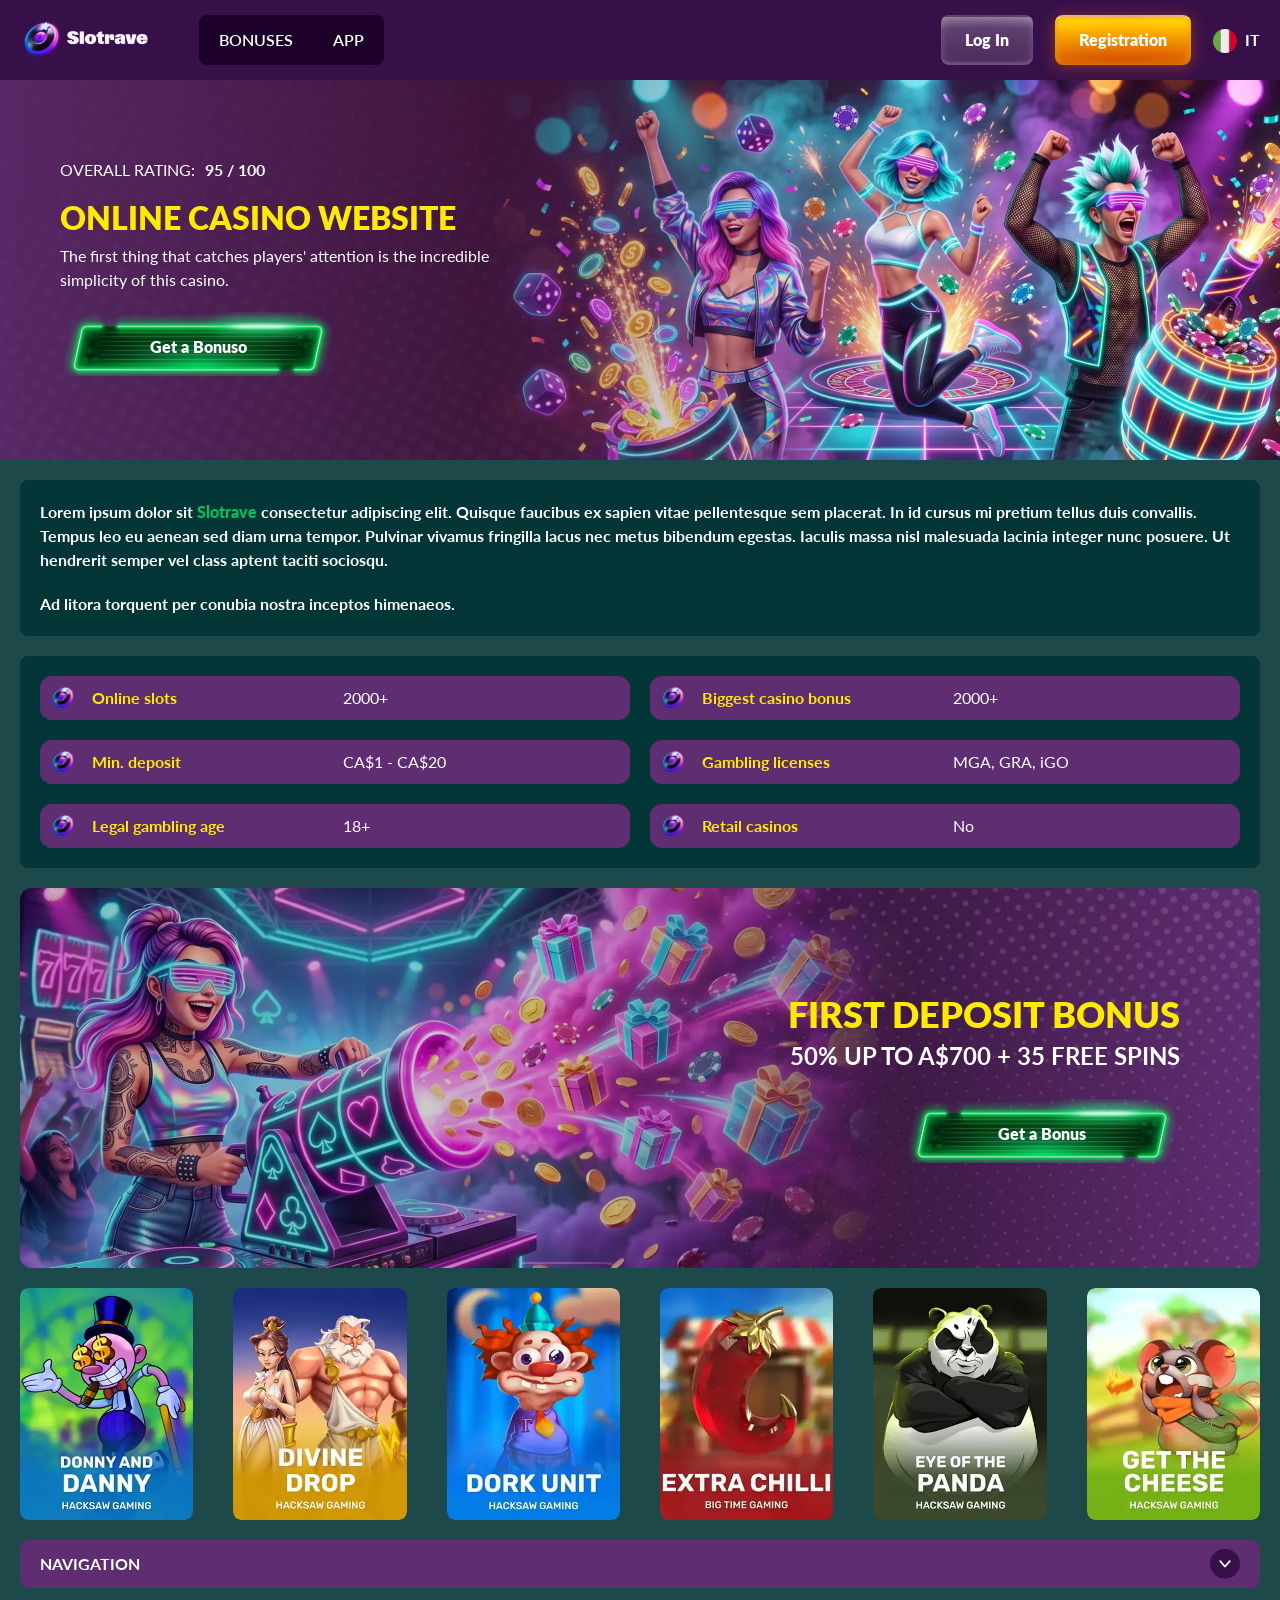
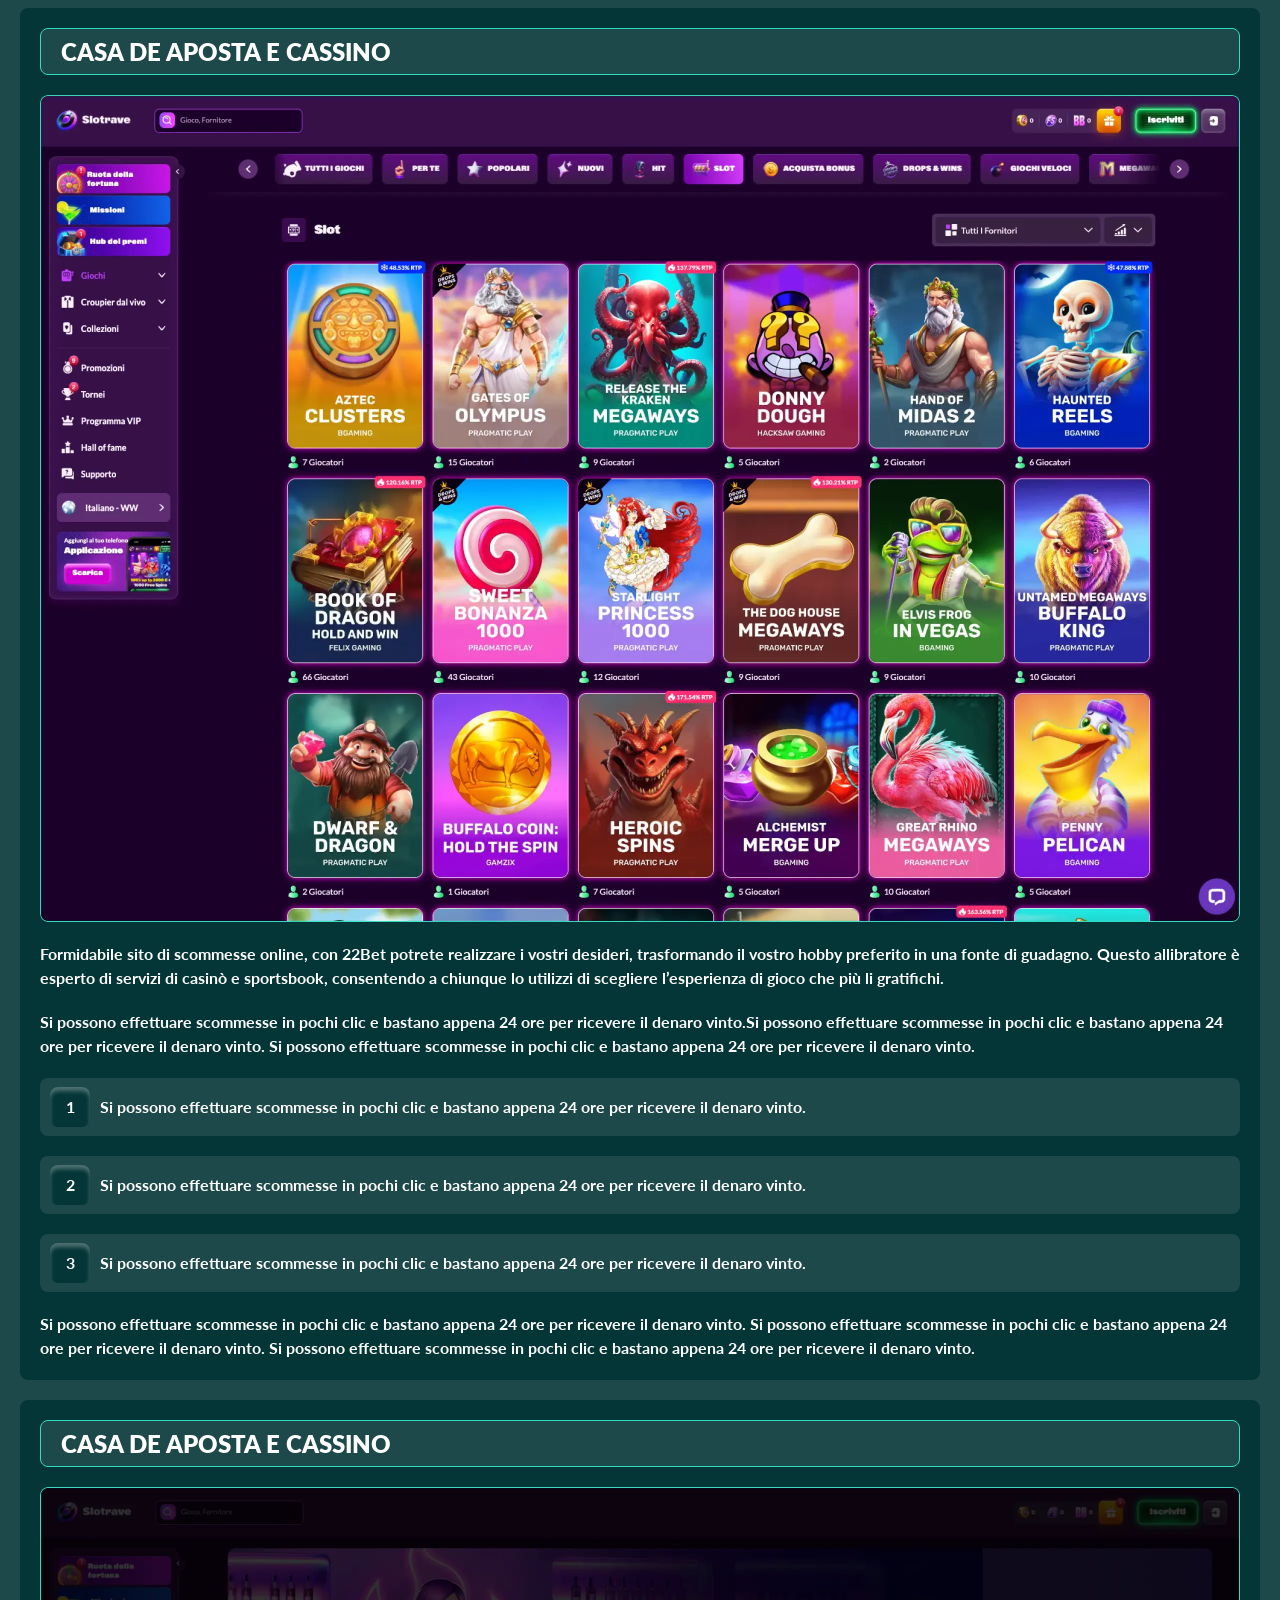
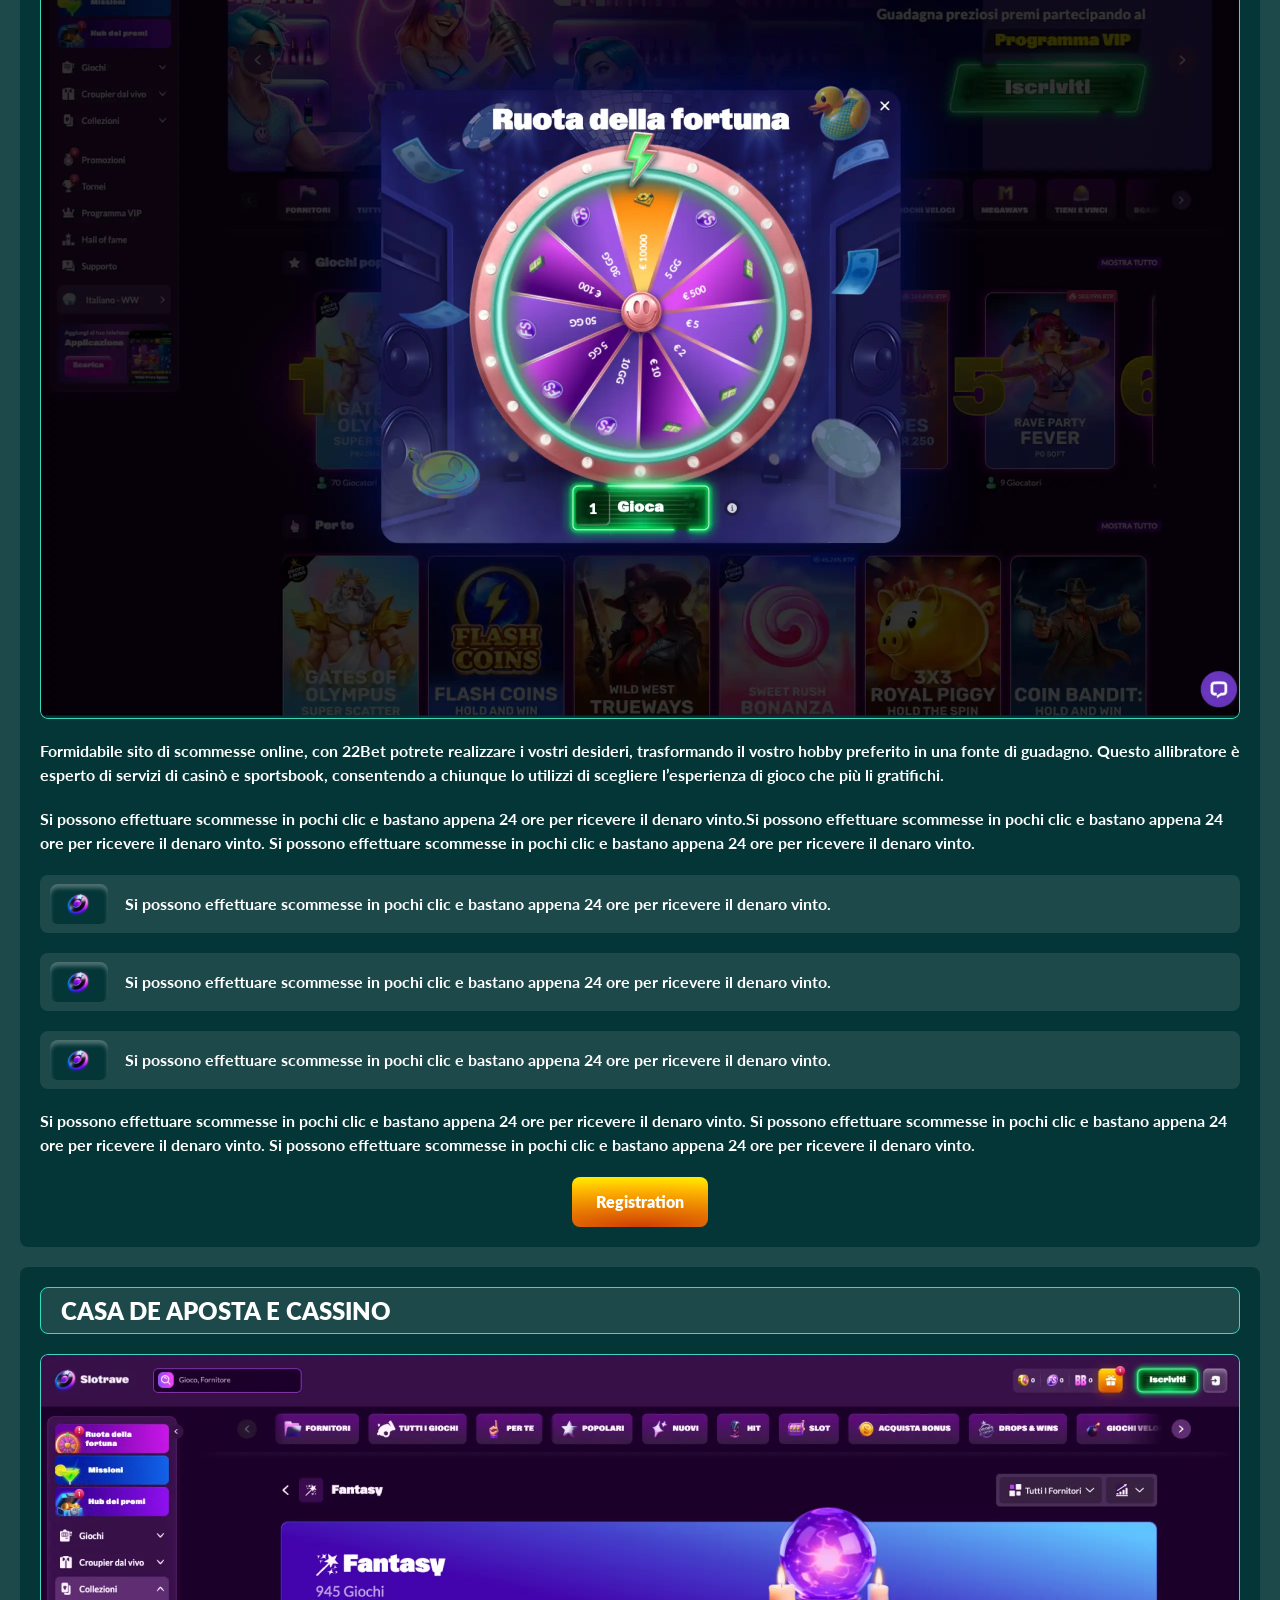
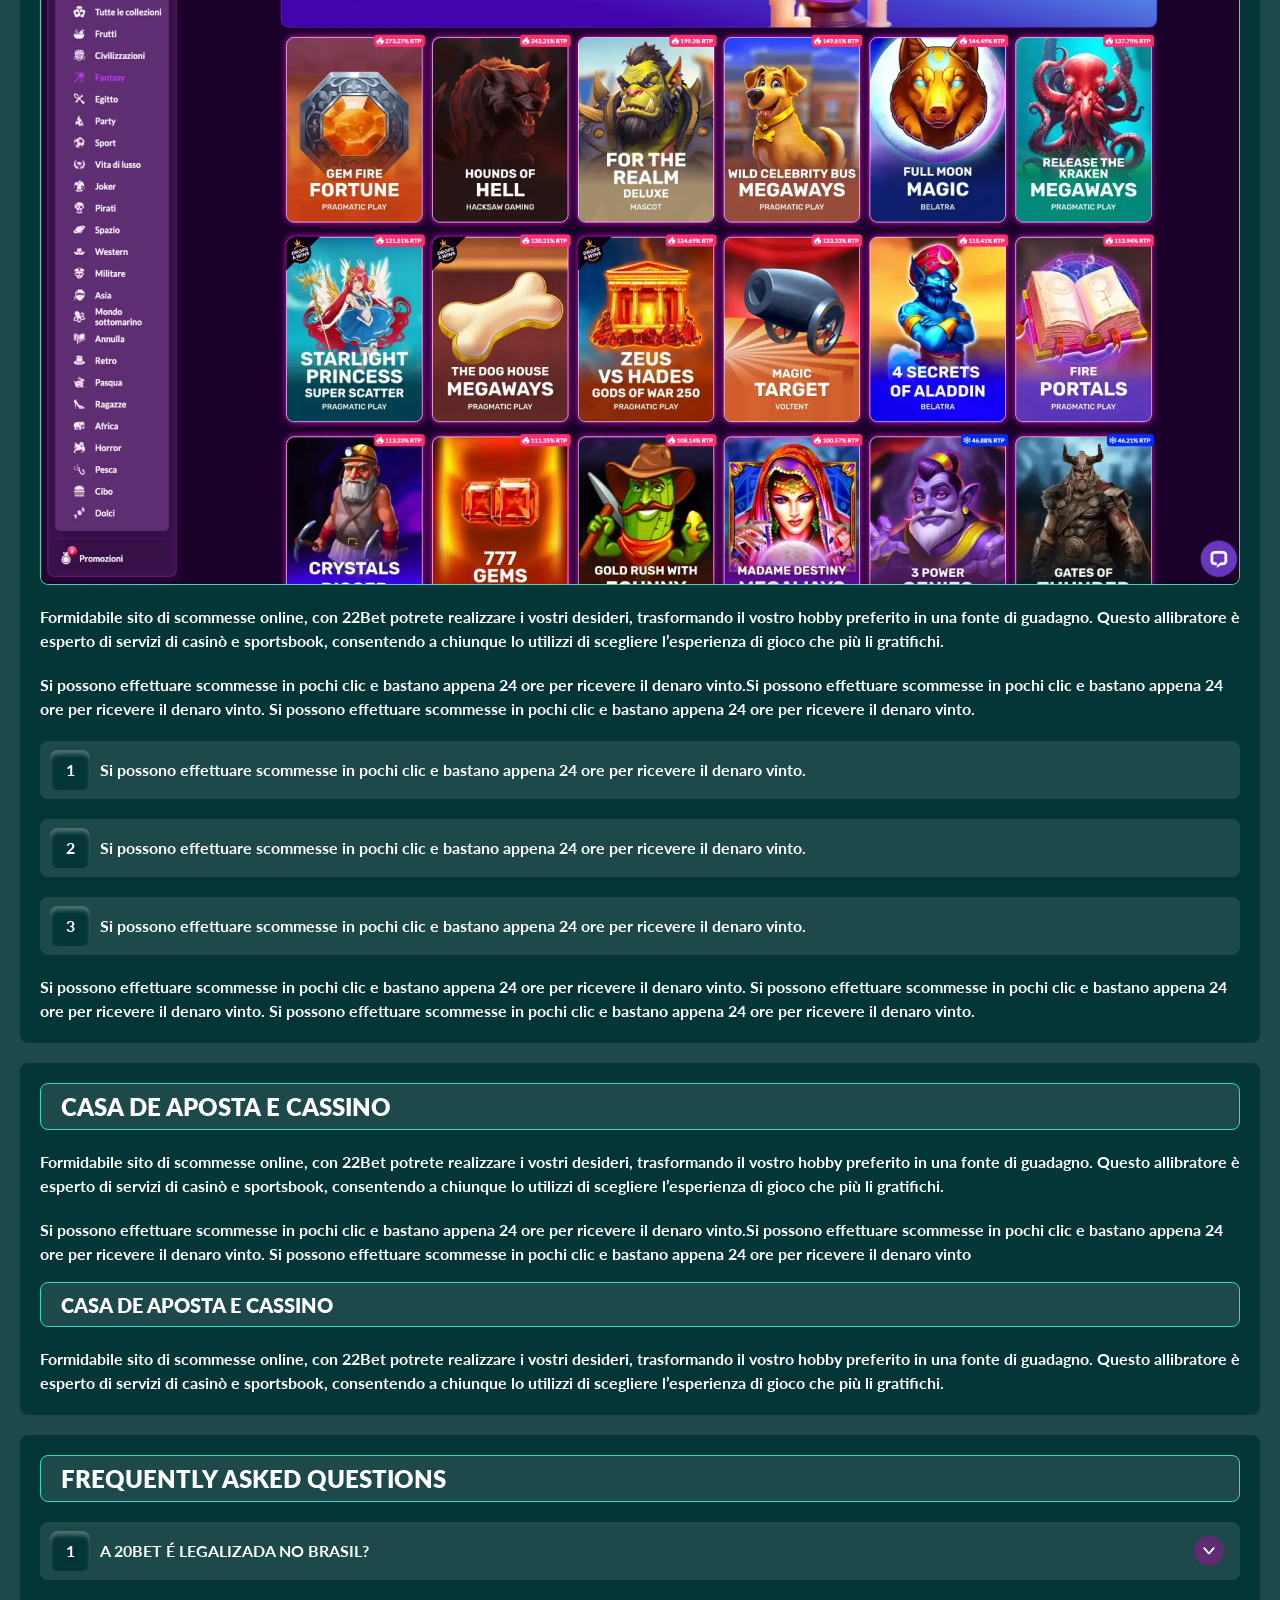
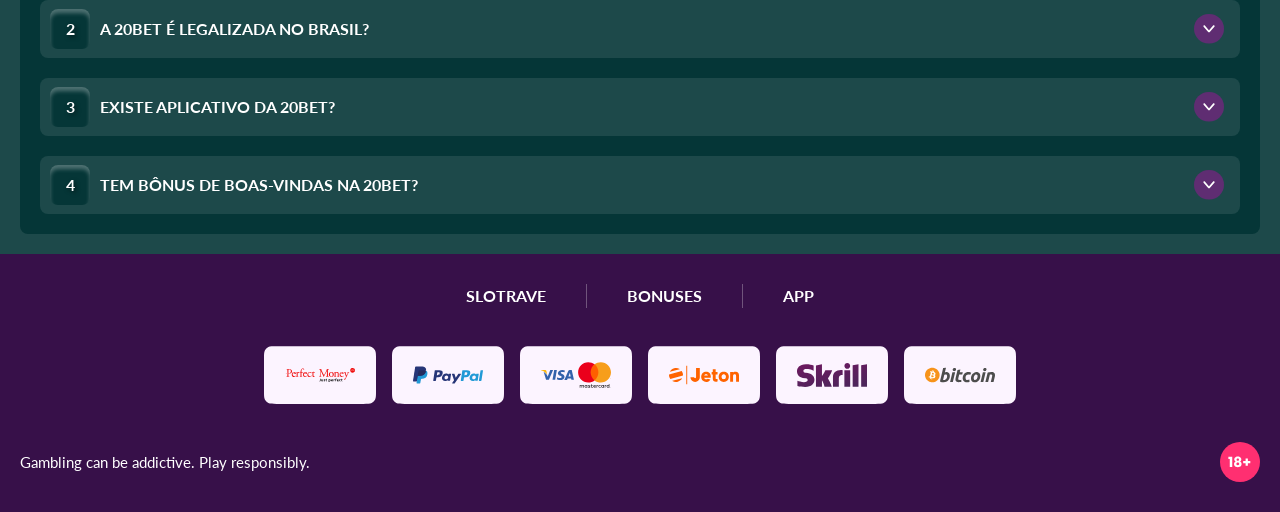
<file: index.html>
<!DOCTYPE html>
<html lang="it">
  <head>
    <meta charset="UTF-8" />
   
    <meta name="viewport" content="width=device-width, initial-scale=1.0" />
    <title>Slotrave </title>
    <meta name="description" content />
    <meta property="og:site_name" content />
    <meta property="og:title" content />
    <meta property="og:type" content="website" />
    <meta property="og:url" content />
    <meta property="og:image" content />
    <meta property="og:image:alt" content />
    <meta property="og:locale" content="it" />
    <meta property="og:description" content />
    <link rel="preconnect" href="https://fonts.googleapis.com" />
    <link rel="preconnect" href="https://fonts.gstatic.com" crossorigin="anonymous" />
 <link href="https://fonts.googleapis.com/css2?family=Lato:ital,wght@0,100;0,300;0,400;0,700;0,900;1,100;1,300;1,400;1,700;1,900&display=swap" rel="stylesheet">
   <link rel="stylesheet" href="./css/reset.css" />
    <link rel="stylesheet" href="./css/main.css" />
    <link rel="stylesheet" href="./css/media.css"/>
    <link rel="icon" href="./images/Group.png" type="image/x-icon"/>
    <script
    src="https://code.jquery.com/jquery-3.6.1.min.js"
    integrity="sha256-o88AwQnZB+VDvE9tvIXrMQaPlFFSUTR+nldQm1LuPXQ="
    crossorigin="anonymous"
  ></script>
  </head>
  <body>
    <header class="header">
      <section class="content header__content">
        <a href="./index.html" class="logo header__logo"
          ><img src="./images/logo.svg" alt="logo" title
        /></a>
        <button class="header__btn-menu" >
          <svg width="16px" height="16px" viewBox="0 0 16 16" xmlns="http://www.w3.org/2000/svg">
              <rect y="0" width="16" height="3" rx="1.5"></rect>
              <rect y="6.5" width="16" height="3" rx="1.5"></rect>
              <rect y="13" width="16" height="3" rx="1.5"></rect>
            </svg>
        </button>

          <nav class="menu header__menu">
            <ul class="header__menu-list">
                
              <li class="" >
            
                <a href="./bonus.html" >
                <span>Bonuses</span>
              </a>
            
              </a>
            </li>
              <li>
                <a href="./app.html">
                 App
                </a>
              </li>
              
             
            </ul>
            <div class="header__button header__button-menu " >
              <a href="#" class="button  button__login-menu">log in</a>
              <a href="#" class="button button__menu">registration</a>
            </div>
           
          </nav>
            <a href="#" class="button button__login">log in</a>
            <a href="#" class="button button__singup">registration</a>
            <!-- <div id="clock" class="header__time">00:00</div> -->
            <a href="#" class="header__flag">
                <span><img src="./images/flag.png" alt="flag" title /></span>
                <span>it</span>
              </a>
      </section>
    </header>
     <main class="main home main-page">
        <section class=" hero hero__page">
           
            <div class="background">
              <img src="./images/main/bg-main.webp" alt="hero" title />
              
            </div>
            <div class="hero__wrapper">
              <div class="hero__data">
                <div class="hero__rating" >
                  <p>Overall Rating:</p>
                 
                  <span >
                    <span >95</span>
                  <span>/</span> 
                  <span >100</span>
                  
                  </span>
                </div>
                <h1 class="title general hero__title">
                 Online Casino Website
                </h1>
                <p class="hero__text">The first thing that catches players' attention is the incredible simplicity of this casino.</p>
                <a href="#" class="button  hero__button">Get a Bonuso</a>
               
              </div>
             
            </div>
          </section>
      <section class="main__wrap main__wrap-page">
       
       <section class="content__wrapper content__wrapper-page">

         
        
       
          <section class="content article">
            <p>
             Lorem ipsum dolor sit <a href="#">Slotrave</a> consectetur adipiscing elit. Quisque faucibus ex sapien vitae pellentesque sem placerat. In id cursus mi pretium tellus duis convallis. Tempus leo eu aenean sed diam urna tempor. Pulvinar vivamus fringilla lacus nec metus bibendum egestas. Iaculis massa nisl malesuada lacinia integer nunc posuere. Ut hendrerit semper vel class aptent taciti sociosqu.
            </p>
            <p>
             Ad litora torquent per conubia nostra inceptos himenaeos.
            </p>
          </section>
      <section class="content features">
           
              <table class="features__table">
               <tbody class="features__group">
                 
                   <tr>
                   <td><img src="./images/main/features-icon.svg" alt="icon" title>Online slots</td>
                   <td>2000+</td>
                  </tr>
                  <tr>
                   <td><img src="./images/main/features-icon.svg" alt="icon" title>Biggest casino bonus</td>
                   <td>2000+</td>
                  </tr>
                  <tr>
                   <td><img src="./images/main/features-icon.svg" alt="icon" title>Min. deposit</td>
                   <td>CA$1 - CA$20</td>
                  </tr>
              
                     <tr>
                     <td><img src="./images/main/features-icon.svg" alt="icon" title>Gambling licenses</td>
                     <td>MGA, GRA, iGO</td>
                   </tr>
                   <tr>
                     <td><img src="./images/main/features-icon.svg" alt="icon" title>Legal gambling age</td>
                     <td>18+</td>
                   </tr>
                   <tr>
                     <td><img src="./images/main/features-icon.svg" alt="icon" title>Retail casinos</td>
                     <td>No</td>
                   </tr>
                
               </tbody>
             </table>
            
         
           </section>  

        
             
             <section class="content banner banner-main">
            <div class="background ">
              
              <img src="./images/main/banner-main.webp" alt="banner" title />
              
            </div>
            <div class="banner__info">
              
              <h2 class="title high banner__title-main">
                  
               first Deposit Bonus
              </h2>
            <p class="banner__subtitle">50% up to A$700 + 35 Free spins</p>
              <a href="#" class="button banner__button">Get a Bonus</a>
            </div>
          </section>
          
           <section class="content casino">
           
              <ul class="casino__list ">
                <li class="casino__item">
                    <a href="#"><div class="casino__wrapper">
                      <img class="casino__img" src="./images/main/card-main1.webp" alt="" title>
                    <div class="casino__hover casino__hover-live">
                        
                        <div class="casino-box">
                            
                        <span  class="button  casino__buttons"><img src="./images/card-button.svg" alt="" title></span>
                        </div>
                    </div>
                    </div>
                    </a>
                </li>
                <li class="casino__item">
                  <a href="#"><div class="casino__wrapper">
                      <img class="casino__img" src="./images/main/card-main2.webp" alt="" title>
                    <div class="casino__hover casino__hover-live">
                        
                        <div class="casino-box">
                            
                        <span  class="button  casino__buttons"><img src="./images/card-button.svg" alt="" title></span>
                        </div>
                    </div>
                    </div>
                    </a>
              </li>
              <li class="casino__item">
              <a href="#"><div class="casino__wrapper">
                      <img class="casino__img" src="./images/main/card-main3.webp" alt="" title>
                    <div class="casino__hover casino__hover-live">
                        
                        <div class="casino-box">
                            
                        <span  class="button  casino__buttons"><img src="./images/card-button.svg" alt="" title></span>
                        </div>
                    </div>
                    </div>
                    </a>
            </li>
             <li class="casino__item">
                <a href="#"><div class="casino__wrapper">
                      <img class="casino__img" src="./images/main/card-main4.webp" alt="" title>
                    <div class="casino__hover casino__hover-live">
                        
                        <div class="casino-box">
                            
                        <span  class="button  casino__buttons"><img src="./images/card-button.svg" alt="" title></span>
                        </div>
                    </div>
                    </div>
                    </a>
            </li>
             <li class="casino__item">
                <a href="#"><div class="casino__wrapper">
                      <img class="casino__img" src="./images/main/card-main5.webp" alt="" title>
                    <div class="casino__hover casino__hover-live">
                        
                        <div class="casino-box">
                            
                        <span  class="button  casino__buttons"><img src="./images/card-button.svg" alt="" title></span>
                        </div>
                    </div>
                    </div>
                    </a>
            </li>
             <li class="casino__item">
                <a href="#"><div class="casino__wrapper">
                      <img class="casino__img" src="./images/main/card-main6.webp" alt="" title>
                    <div class="casino__hover casino__hover-live">
                        
                        <div class="casino-box">
                            
                        <span  class="button  casino__buttons"><img src="./images/card-button.svg" alt="" title></span>
                        </div>
                    </div>
                    </div>
                    </a>
            </li>
        

              </ul>
         </section>
              <section class="content menu-review__content">
              

            
                <div class="menu__review-desk menu__review-content">Navigation</div>
                <ul class="menu__review menu__review-list">
                  <li><a href="#">Lorem ipsum dolor sit</a></li>
                    <li><a href="#">Amet consectetur adipiscing</a></li>
                      <li><a href="#">Quisque faucibus ex sapien vitae</a></li>
                        <li><a href="#">Ut hendrerit sempero</a></li>
                          <li><a href="#">Pulvinar vivamus fringilla</a></li>
                           <li><a href="#">Ad litora torquent per conubia</a></li>
                         
                          
                </ul>
             
          
          </section>
          
        
          <section class="content article">
            <h2 class="title high article__title">Casa de Aposta e Cassino</h2>
             <div class="images">
              <img src="./images/main/image1-main.webp" alt="banner" title />
            </div>
            <p>
             Formidabile sito di scommesse online, con 22Bet potrete realizzare i vostri desideri, trasformando il vostro hobby preferito in una fonte di guadagno. Questo allibratore è esperto di servizi di casinò e sportsbook, consentendo a chiunque lo utilizzi di scegliere l’esperienza di gioco che più li gratifichi.
            </p>
            <p>
             Si possono effettuare scommesse in pochi clic e bastano appena 24 ore per ricevere il denaro vinto.Si possono effettuare scommesse in pochi clic e bastano appena 24 ore per ricevere il denaro vinto. Si possono effettuare scommesse in pochi clic e bastano appena 24 ore per ricevere il denaro vinto.
            </p>
           <ol>
              <li>Si possono effettuare scommesse in pochi clic e bastano appena 24 ore per ricevere il denaro vinto.</li>
              <li>Si possono effettuare scommesse in pochi clic e bastano appena 24 ore per ricevere il denaro vinto.</li>
              <li>Si possono effettuare scommesse in pochi clic e bastano appena 24 ore per ricevere il denaro vinto.</li>
            </ol>
            <p>Si possono effettuare scommesse in pochi clic e bastano appena 24 ore per ricevere il denaro vinto. Si possono effettuare scommesse in pochi clic e bastano appena 24 ore per ricevere il denaro vinto. Si possono effettuare scommesse in pochi clic e bastano appena 24 ore per ricevere il denaro vinto.</p>
          </section>
           <section class="content article">
            <h2 class="title high article__title">Casa de Aposta e Cassino</h2>
             <div class="images">
              <img src="./images/main/image2-main.webp" alt="banner" title />
            </div>
            <p>
             Formidabile sito di scommesse online, con 22Bet potrete realizzare i vostri desideri, trasformando il vostro hobby preferito in una fonte di guadagno. Questo allibratore è esperto di servizi di casinò e sportsbook, consentendo a chiunque lo utilizzi di scegliere l’esperienza di gioco che più li gratifichi.
            </p>
            <p>
             Si possono effettuare scommesse in pochi clic e bastano appena 24 ore per ricevere il denaro vinto.Si possono effettuare scommesse in pochi clic e bastano appena 24 ore per ricevere il denaro vinto. Si possono effettuare scommesse in pochi clic e bastano appena 24 ore per ricevere il denaro vinto.
            </p>
           <ul>
              <li>Si possono effettuare scommesse in pochi clic e bastano appena 24 ore per ricevere il denaro vinto.</li>
              <li>Si possono effettuare scommesse in pochi clic e bastano appena 24 ore per ricevere il denaro vinto.</li>
              <li>Si possono effettuare scommesse in pochi clic e bastano appena 24 ore per ricevere il denaro vinto.</li>
            </ul>
            <p>Si possono effettuare scommesse in pochi clic e bastano appena 24 ore per ricevere il denaro vinto. Si possono effettuare scommesse in pochi clic e bastano appena 24 ore per ricevere il denaro vinto. Si possono effettuare scommesse in pochi clic e bastano appena 24 ore per ricevere il denaro vinto.</p>
         <a href="#" class="button">Registration</a>
          </section>
           <section class="content article">
            <h2 class="title high article__title">Casa de Aposta e Cassino</h2>
             <div class="images">
              <img src="./images/main/image3-main.webp" alt="banner" title />
            </div>
            <p>
             Formidabile sito di scommesse online, con 22Bet potrete realizzare i vostri desideri, trasformando il vostro hobby preferito in una fonte di guadagno. Questo allibratore è esperto di servizi di casinò e sportsbook, consentendo a chiunque lo utilizzi di scegliere l’esperienza di gioco che più li gratifichi.
            </p>
            <p>
             Si possono effettuare scommesse in pochi clic e bastano appena 24 ore per ricevere il denaro vinto.Si possono effettuare scommesse in pochi clic e bastano appena 24 ore per ricevere il denaro vinto. Si possono effettuare scommesse in pochi clic e bastano appena 24 ore per ricevere il denaro vinto.
            </p>
           <ol>
              <li>Si possono effettuare scommesse in pochi clic e bastano appena 24 ore per ricevere il denaro vinto.</li>
              <li>Si possono effettuare scommesse in pochi clic e bastano appena 24 ore per ricevere il denaro vinto.</li>
              <li>Si possono effettuare scommesse in pochi clic e bastano appena 24 ore per ricevere il denaro vinto.</li>
            </ol>
            <p>Si possono effettuare scommesse in pochi clic e bastano appena 24 ore per ricevere il denaro vinto. Si possono effettuare scommesse in pochi clic e bastano appena 24 ore per ricevere il denaro vinto. Si possono effettuare scommesse in pochi clic e bastano appena 24 ore per ricevere il denaro vinto.</p>
          </section>
           <section class="content article">
            <h2 class="title high article__title">Casa de Aposta e Cassino</h2>
            <p>Formidabile sito di scommesse online, con 22Bet potrete realizzare i vostri desideri, trasformando il vostro hobby preferito in una fonte di guadagno. Questo allibratore è esperto di servizi di casinò e sportsbook, consentendo a chiunque lo utilizzi di scegliere l’esperienza di gioco che più li gratifichi.</p>
            <p>Si possono effettuare scommesse in pochi clic e bastano appena 24 ore per ricevere il denaro vinto.Si possono effettuare scommesse in pochi clic e bastano appena 24 ore per ricevere il denaro vinto. Si possono effettuare scommesse in pochi clic e bastano appena 24 ore per ricevere il denaro vinto</p>
            <h3>Casa de Aposta e Cassino</h3>
            <p>Formidabile sito di scommesse online, con 22Bet potrete realizzare i vostri desideri, trasformando il vostro hobby preferito in una fonte di guadagno. Questo allibratore è esperto di servizi di casinò e sportsbook, consentendo a chiunque lo utilizzi di scegliere l’esperienza di gioco che più li gratifichi.</p>
           </section>

          <section class="content faq">
            <h2 class="title high faq__title">Frequently Asked Questions</h2>
            <ol class="faq__list " >
              <li class="faq__item"  >
                <h3 class="title medium faq__subtitle js-button-expander js-button-expander--faq"  >A 20Bet é legalizada no Brasil?
                 </h3>
                <div  class="faq__answer js-expand-content js-expand-content--faq" >
                  <p  >
                    Sim, a casa de apostas tem licença emitida por Curaçao, que é reconhecida no Brasil e a permite atuar por aqui.
                  </p>
                </div>
              </li>
              <li class="faq__item"  >
                <h3 class="title medium faq__subtitle js-button-expander js-button-expander--faq"  >A 20Bet é legalizada no Brasil?</h3>
                <div class="faq__answer js-expand-content js-expand-content--faq" >
                  <p  >
                    Sim, a casa de apostas tem licença emitida por Curaçao, que é reconhecida no Brasil e a permite atuar por aqui.
                  </p>
                </div>
              </li> 
              <li class="faq__item"  >
                <h3 class="title medium faq__subtitle js-button-expander js-button-expander--faq"  >Existe aplicativo da 20Bet?</h3>
                <div class="faq__answer js-expand-content js-expand-content--faq" >
                  <p  >
                   Sim, disponível para sistemas operacionais iOS e Android.
                  </p>
                </div>
              </li> 
              <li class="faq__item"  >
                <h3 class="title medium faq__subtitle js-button-expander js-button-expander--faq"  >Tem bônus de boas-vindas na 20Bet?</h3>
                <div class="faq__answer js-expand-content js-expand-content--faq" >
                  <p  >
                   O pacote especial para novos usuários da 20Bet paga 100% sobre o primeiro depósito, com limite de 600 BRL.
                  </p>
                </div>
              </li> 
             
            </ol>
          </section>
          
        </section> 
      
        <div class=""  onclick="scrollToTop()">
          <button class="main__arrow" id="scrollToTopBtn"></button>
        </div> 
        
      </section>
    </main> 
     <footer class=" footer ">
      <section class="content footer__content">
        <ul class="footer__menu">
         <li><a href="/">slotrave</a></li>
         <li><a href="./bonus.html">bonuses</a></li>
         <li><a href="./app.html">app</a></li>
         
        </ul>
       
          <ul class="footer__cards-list">
           
            <li>
              <a href="#"
                ><img src="./images/footer-img1.svg" alt="card" title
              /></a>
            </li>
           <li>
              <a href="#"
                ><img src="./images/footer-img2.svg" alt="card" title
              /></a>
            </li> <li>
              <a href="#"
                ><img src="./images/footer-img3.svg" alt="card" title
              /></a>
            </li> <li>
              <a href="#"
                ><img src="./images/footer-img4.svg" alt="card" title
              /></a>
            </li> <li>
              <a href="#"
                ><img src="./images/footer-img5.svg" alt="card" title
              /></a>
            </li> <li>
              <a href="#"
                ><img src="./images/footer-img6.svg" alt="card" title
              /></a>
            </li>
          </ul>
       
        <div class="footer__wrapp">
          <div class="footer__text">
           
            <p>Gambling can be addictive. Play responsibly. 
</p>
           
          </div>
          <div class="footer__age">
            <img src="./images/age.svg" alt="age" title />
          </div>
        </div>
      
      </section>
    </footer>
    <script src="./js/arrowUp.js" defer></script>
    <script src="./js/sidebar.js" defer></script>
    <script src="./js/expander.js" defer></script>
    <script src="./js/mobile-menu.js" defer></script>
    <!-- <script src="./js/clock.js" defer></script> -->
  </body>
</html>
</file>
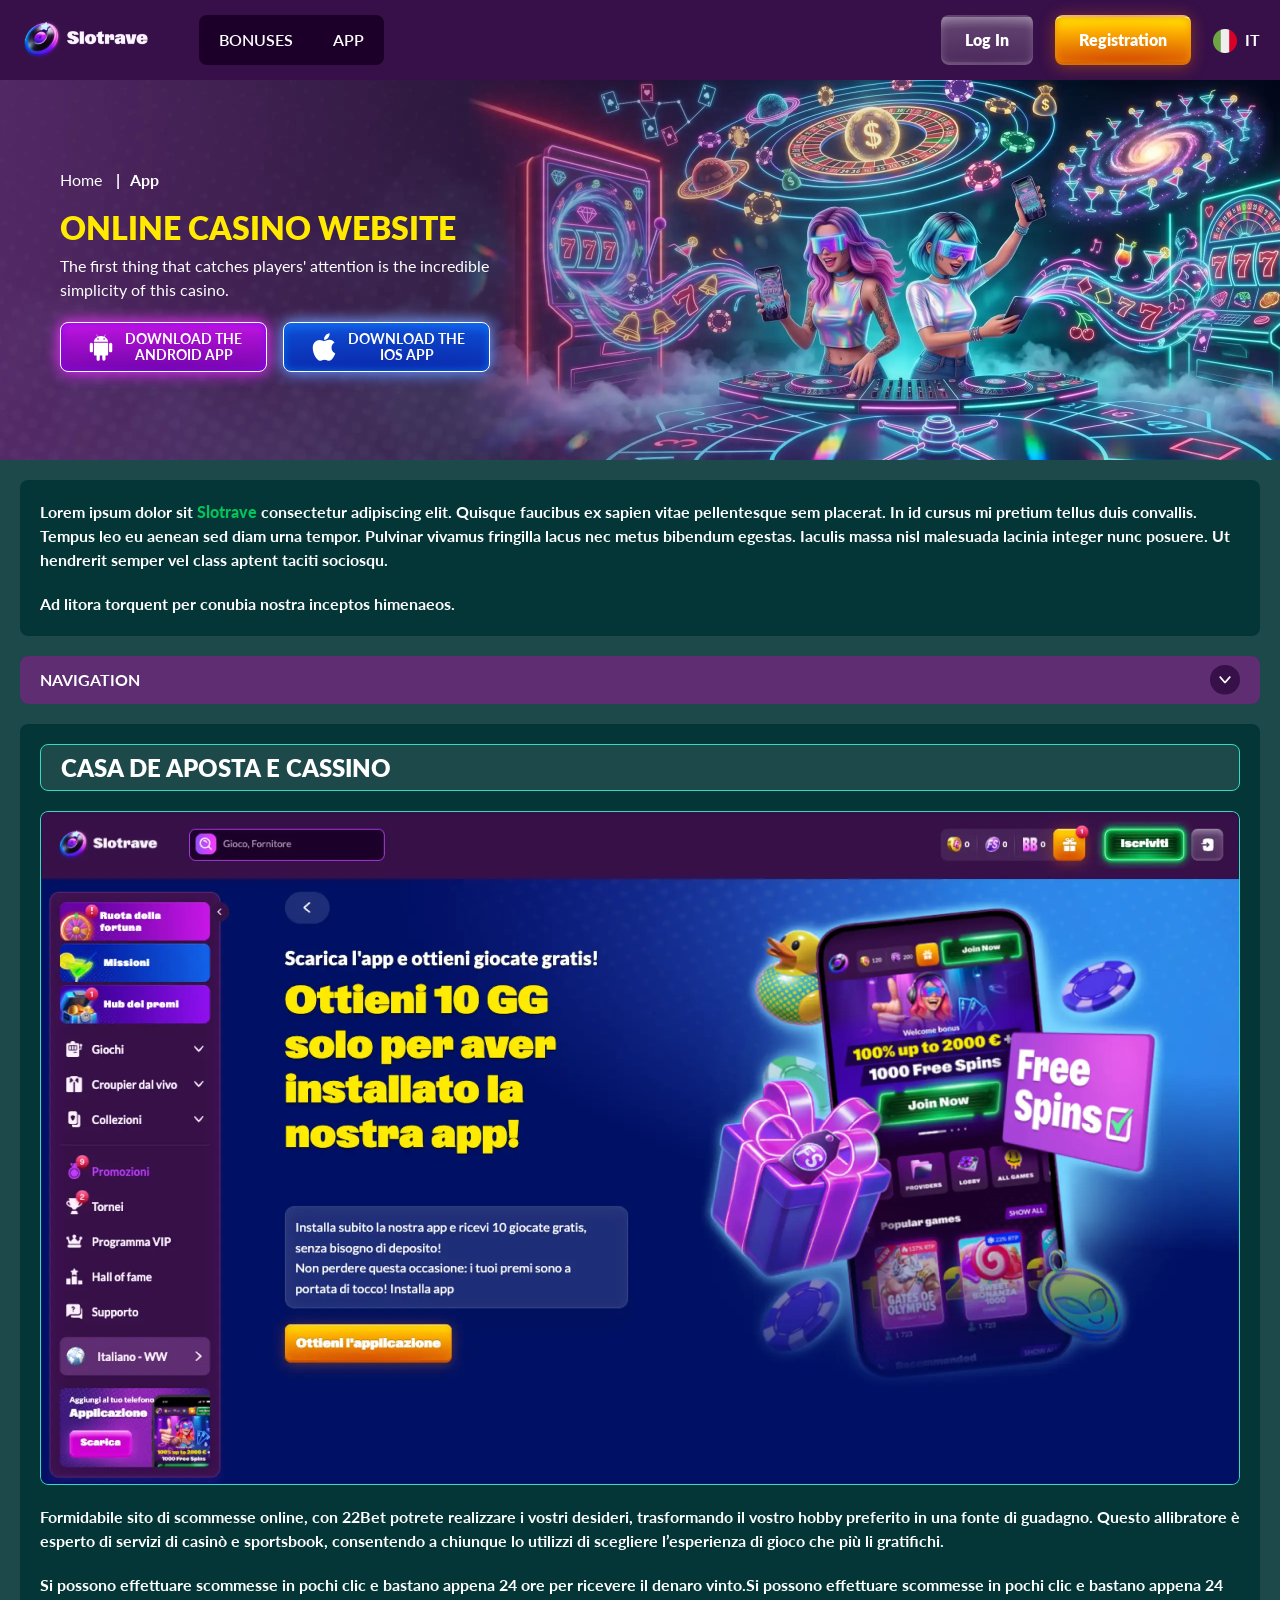
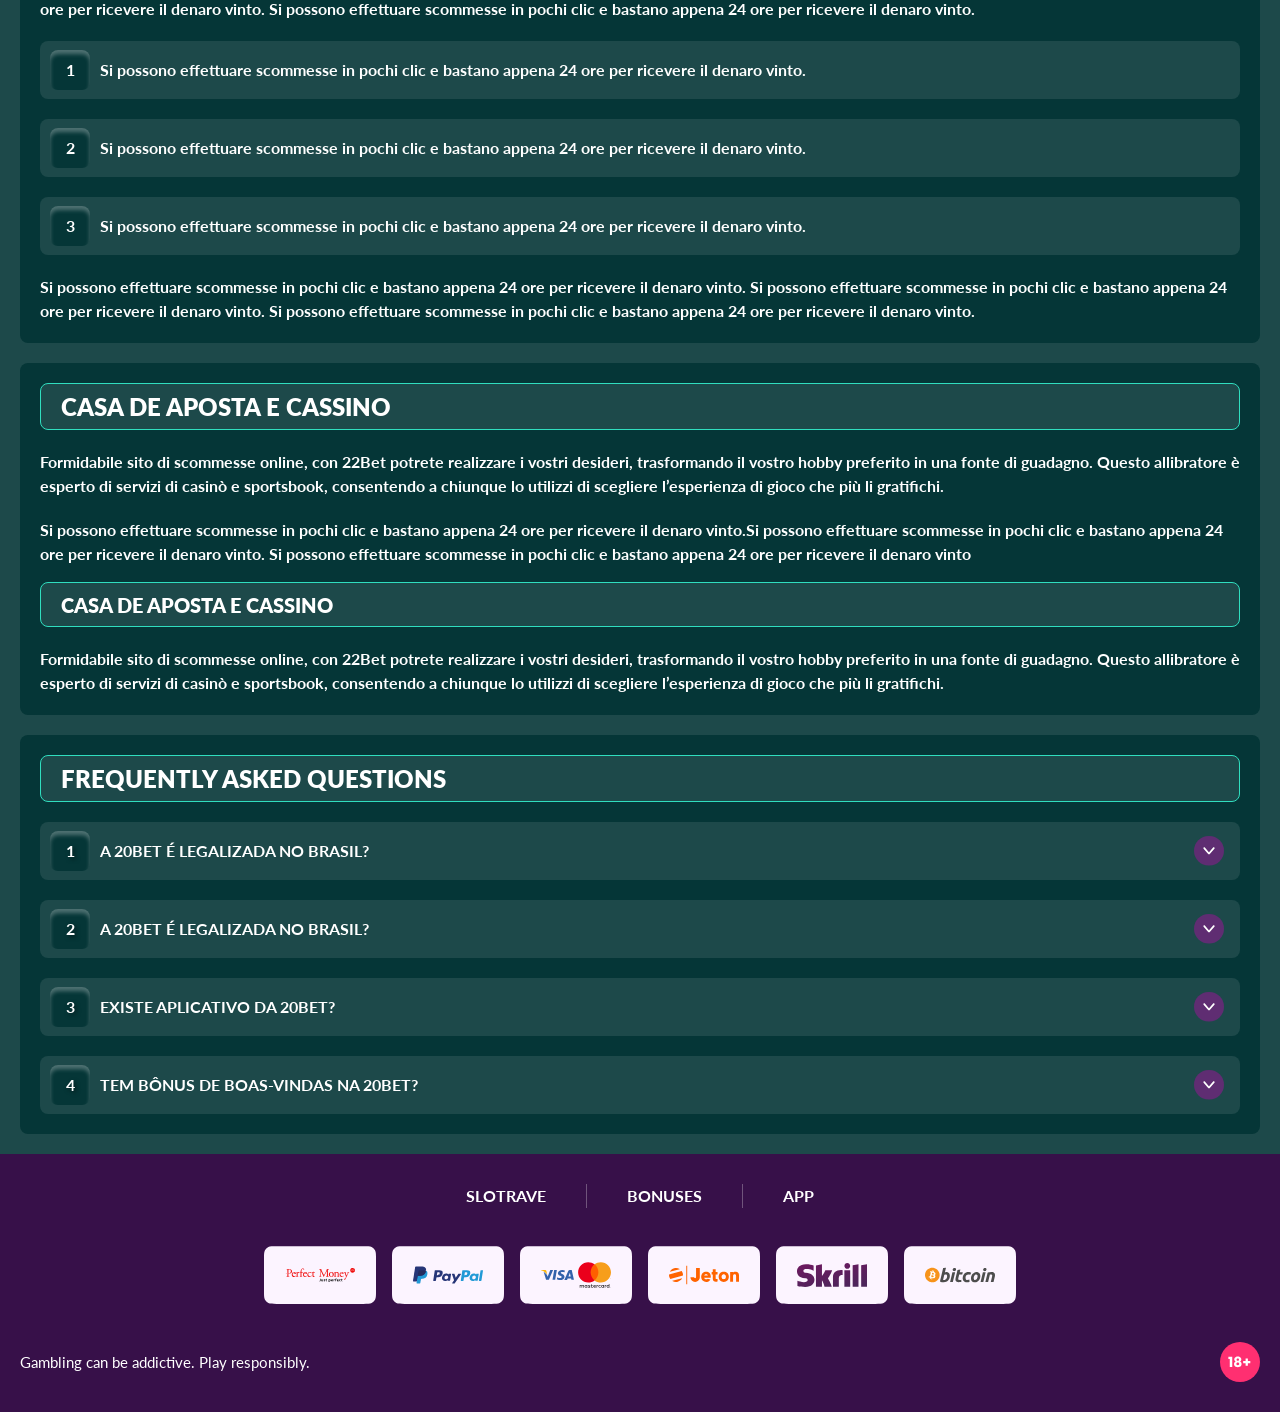
<file: app.html>
<!DOCTYPE html>
<html lang="it">
  <head>
    <meta charset="UTF-8" />
   
    <meta name="viewport" content="width=device-width, initial-scale=1.0" />
    <title>Slotrave </title>
    <meta name="description" content />
    <meta property="og:site_name" content />
    <meta property="og:title" content />
    <meta property="og:type" content="website" />
    <meta property="og:url" content />
    <meta property="og:image" content />
    <meta property="og:image:alt" content />
    <meta property="og:locale" content="it" />
    <meta property="og:description" content />
    <link rel="preconnect" href="https://fonts.googleapis.com" />
    <link rel="preconnect" href="https://fonts.gstatic.com" crossorigin="anonymous" />
  <link href="https://fonts.googleapis.com/css2?family=Lato:ital,wght@0,100;0,300;0,400;0,700;0,900;1,100;1,300;1,400;1,700;1,900&display=swap" rel="stylesheet">

   <link rel="stylesheet" href="./css/reset.css" />
    <link rel="stylesheet" href="./css/main.css" />
    <link rel="stylesheet" href="./css/media.css"/>
    <link rel="icon" href="./images/Group.png" type="image/x-icon"/>
    <script
    src="https://code.jquery.com/jquery-3.6.1.min.js"
    integrity="sha256-o88AwQnZB+VDvE9tvIXrMQaPlFFSUTR+nldQm1LuPXQ="
    crossorigin="anonymous"
  ></script>
  </head>
  <body>
    <header class="header">
      <section class="content header__content">
        <a href="./index.html" class="logo header__logo"
          ><img src="./images/logo.svg" alt="logo" title
        /></a>
        <button class="header__btn-menu" >
          <svg width="16px" height="16px" viewBox="0 0 16 16" xmlns="http://www.w3.org/2000/svg">
              <rect y="0" width="16" height="3" rx="1.5"></rect>
              <rect y="6.5" width="16" height="3" rx="1.5"></rect>
              <rect y="13" width="16" height="3" rx="1.5"></rect>
            </svg>
        </button>

          <nav class="menu header__menu">
           <ul class="header__menu-list">
                
              <li class="" >
            
                <a href="./bonus.html" >
                <span>Bonuses</span>
              </a>
            
              </a>
            </li>
              <li>
                <a href="./app.html">
                 App
                </a>
              </li>
              
             
            </ul>
            <div class="header__button header__button-menu " >
              <a href="#" class="button  button__login-menu">log in</a>
              <a href="#" class="button button__menu">registration</a>
            </div>
           
          </nav>
            <a href="#" class="button button__login">log in</a>
            <a href="#" class="button button__singup">registration</a>
            <!-- <div id="clock" class="header__time">00:00</div> -->
            <a href="#" class="header__flag">
                <span><img src="./images/flag.png" alt="flag" title /></span>
                <span>it</span>
              </a>
      </section>
    </header>
     <main class="main home main-page">
        <section class=" hero hero__page">
           
            <div class="background background-page">
              <img src="./images/app/bg-app.webp" alt="hero" title />
              
            </div>
            <div class="hero__wrapper hero__wrapper-page">
              <div class="hero__data hero__data-bonus">
                <ul
                class="breadcrumbs "
                
              >
                <li
                  
                >
                  <a href="#" >
                    <span >Home</span></a
                  >
                 
                </li>
                <li
                  
                >
                  <a href="/" > <span >App</span></a>
                 
                </li>
              </ul>
                <h1 class="title general hero__title">
                  Online Casino Website
                </h1>
                 <p class="hero__text">The first thing that catches players' attention is the incredible simplicity of this casino.</p>
               
              <div class="banner__content banner__content-app">
             
                  <a href="#" class="banner__btn banner__btn-app">
                    <img src="./images/main/apple-app.svg" alt="icon" title>
                   Download the </br>
IOS app
                  </a>
                  <a href="#" class="banner__btn banner__btn-android"
                    > <img src="./images/main/android-app.svg" alt="icon" title>Download the  </br>
 Android app</a
                  >
                </div>
              </div>
             
            </div>
          </section>
      <section class="main__wrap main__wrap-page">
       
       <section class="content__wrapper content__wrapper-page">

         
        
       
          <section class="content article">
            <p>
             Lorem ipsum dolor sit <a href="#">Slotrave</a> consectetur adipiscing elit. Quisque faucibus ex sapien vitae pellentesque sem placerat. In id cursus mi pretium tellus duis convallis. Tempus leo eu aenean sed diam urna tempor. Pulvinar vivamus fringilla lacus nec metus bibendum egestas. Iaculis massa nisl malesuada lacinia integer nunc posuere. Ut hendrerit semper vel class aptent taciti sociosqu.
            </p>
            <p>
             Ad litora torquent per conubia nostra inceptos himenaeos.
            </p>
          </section>
         
       <section class="content menu-review__content">
              

            
                <div class="menu__review-desk menu__review-content">Navigation</div>
                <ul class="menu__review menu__review-list">
                  <li><a href="#">Lorem ipsum dolor sit</a></li>
                    <li><a href="#">Amet consectetur adipiscing</a></li>
                      <li><a href="#">Quisque faucibus ex sapien vitae</a></li>
                        <li><a href="#">Ut hendrerit sempero</a></li>
                          <li><a href="#">Pulvinar vivamus fringilla</a></li>
                           <li><a href="#">Ad litora torquent per conubia</a></li>
                         
                          
                </ul>
             
          
          </section>
        
          <section class="content article">
            <h2 class="title high article__title">Casa de Aposta e Cassino</h2>
             <div class="images">
              <img src="./images/app/image1-app.webp" alt="banner" title />
            </div>
            <p>
             Formidabile sito di scommesse online, con 22Bet potrete realizzare i vostri desideri, trasformando il vostro hobby preferito in una fonte di guadagno. Questo allibratore è esperto di servizi di casinò e sportsbook, consentendo a chiunque lo utilizzi di scegliere l’esperienza di gioco che più li gratifichi.
            </p>
            <p>
             Si possono effettuare scommesse in pochi clic e bastano appena 24 ore per ricevere il denaro vinto.Si possono effettuare scommesse in pochi clic e bastano appena 24 ore per ricevere il denaro vinto. Si possono effettuare scommesse in pochi clic e bastano appena 24 ore per ricevere il denaro vinto.
            </p>
           <ol>
              <li>Si possono effettuare scommesse in pochi clic e bastano appena 24 ore per ricevere il denaro vinto.</li>
              <li>Si possono effettuare scommesse in pochi clic e bastano appena 24 ore per ricevere il denaro vinto.</li>
              <li>Si possono effettuare scommesse in pochi clic e bastano appena 24 ore per ricevere il denaro vinto.</li>
            </ol>
            <p>Si possono effettuare scommesse in pochi clic e bastano appena 24 ore per ricevere il denaro vinto. Si possono effettuare scommesse in pochi clic e bastano appena 24 ore per ricevere il denaro vinto. Si possono effettuare scommesse in pochi clic e bastano appena 24 ore per ricevere il denaro vinto.</p>
          </section>
         
         
           <section class="content article">
            <h2 class="title high article__title">Casa de Aposta e Cassino</h2>
            <p>Formidabile sito di scommesse online, con 22Bet potrete realizzare i vostri desideri, trasformando il vostro hobby preferito in una fonte di guadagno. Questo allibratore è esperto di servizi di casinò e sportsbook, consentendo a chiunque lo utilizzi di scegliere l’esperienza di gioco che più li gratifichi.</p>
            <p>Si possono effettuare scommesse in pochi clic e bastano appena 24 ore per ricevere il denaro vinto.Si possono effettuare scommesse in pochi clic e bastano appena 24 ore per ricevere il denaro vinto. Si possono effettuare scommesse in pochi clic e bastano appena 24 ore per ricevere il denaro vinto</p>
            <h3>Casa de Aposta e Cassino</h3>
            <p>Formidabile sito di scommesse online, con 22Bet potrete realizzare i vostri desideri, trasformando il vostro hobby preferito in una fonte di guadagno. Questo allibratore è esperto di servizi di casinò e sportsbook, consentendo a chiunque lo utilizzi di scegliere l’esperienza di gioco che più li gratifichi.</p>
           </section>

          <section class="content faq">
            <h2 class="title high faq__title">Frequently Asked Questions</h2>
            <ul class="faq__list " >
              <li class="faq__item"  >
                <h3 class="title medium faq__subtitle js-button-expander js-button-expander--faq"  >A 20Bet é legalizada no Brasil?
                 </h3>
                <div  class="faq__answer js-expand-content js-expand-content--faq" >
                  <p  >
                    Sim, a casa de apostas tem licença emitida por Curaçao, que é reconhecida no Brasil e a permite atuar por aqui.
                  </p>
                </div>
              </li>
              <li class="faq__item"  >
                <h3 class="title medium faq__subtitle js-button-expander js-button-expander--faq"  >A 20Bet é legalizada no Brasil?</h3>
                <div class="faq__answer js-expand-content js-expand-content--faq" >
                  <p  >
                    Sim, a casa de apostas tem licença emitida por Curaçao, que é reconhecida no Brasil e a permite atuar por aqui.
                  </p>
                </div>
              </li> 
              <li class="faq__item"  >
                <h3 class="title medium faq__subtitle js-button-expander js-button-expander--faq"  >Existe aplicativo da 20Bet?</h3>
                <div class="faq__answer js-expand-content js-expand-content--faq" >
                  <p  >
                   Sim, disponível para sistemas operacionais iOS e Android.
                  </p>
                </div>
              </li> 
              <li class="faq__item"  >
                <h3 class="title medium faq__subtitle js-button-expander js-button-expander--faq"  >Tem bônus de boas-vindas na 20Bet?</h3>
                <div class="faq__answer js-expand-content js-expand-content--faq" >
                  <p  >
                   O pacote especial para novos usuários da 20Bet paga 100% sobre o primeiro depósito, com limite de 600 BRL.
                  </p>
                </div>
              </li> 
             
            </ul>
          </section>
          
        </section> 
      
        <div class=""  onclick="scrollToTop()">
          <button class="main__arrow" id="scrollToTopBtn"></button>
        </div> 
        
      </section>
    </main> 
 <footer class=" footer ">
      <section class="content footer__content">
        <ul class="footer__menu">
         <li><a href="/">slotrave</a></li>
         <li><a href="./bonus.html">bonuses</a></li>
         <li><a href="./app.html">app</a></li>
         
        </ul>
       
          <ul class="footer__cards-list">
           
            <li>
              <a href="#"
                ><img src="./images/footer-img1.svg" alt="card" title
              /></a>
            </li>
           <li>
              <a href="#"
                ><img src="./images/footer-img2.svg" alt="card" title
              /></a>
            </li> <li>
              <a href="#"
                ><img src="./images/footer-img3.svg" alt="card" title
              /></a>
            </li> <li>
              <a href="#"
                ><img src="./images/footer-img4.svg" alt="card" title
              /></a>
            </li> <li>
              <a href="#"
                ><img src="./images/footer-img5.svg" alt="card" title
              /></a>
            </li> <li>
              <a href="#"
                ><img src="./images/footer-img6.svg" alt="card" title
              /></a>
            </li>
          </ul>
       
        <div class="footer__wrapp">
          <div class="footer__text">
           
            <p>Gambling can be addictive. Play responsibly. 
</p>
           
          </div>
          <div class="footer__age">
            <img src="./images/age.svg" alt="age" title />
          </div>
        </div>
      
      </section>
    </footer>
    <script src="./js/arrowUp.js" defer></script>
    <script src="./js/sidebar.js" defer></script>
    <script src="./js/expander.js" defer></script>
    <script src="./js/mobile-menu.js" defer></script>
    <!-- <script src="./js/clock.js" defer></script> -->
  </body>
</html>
</file>
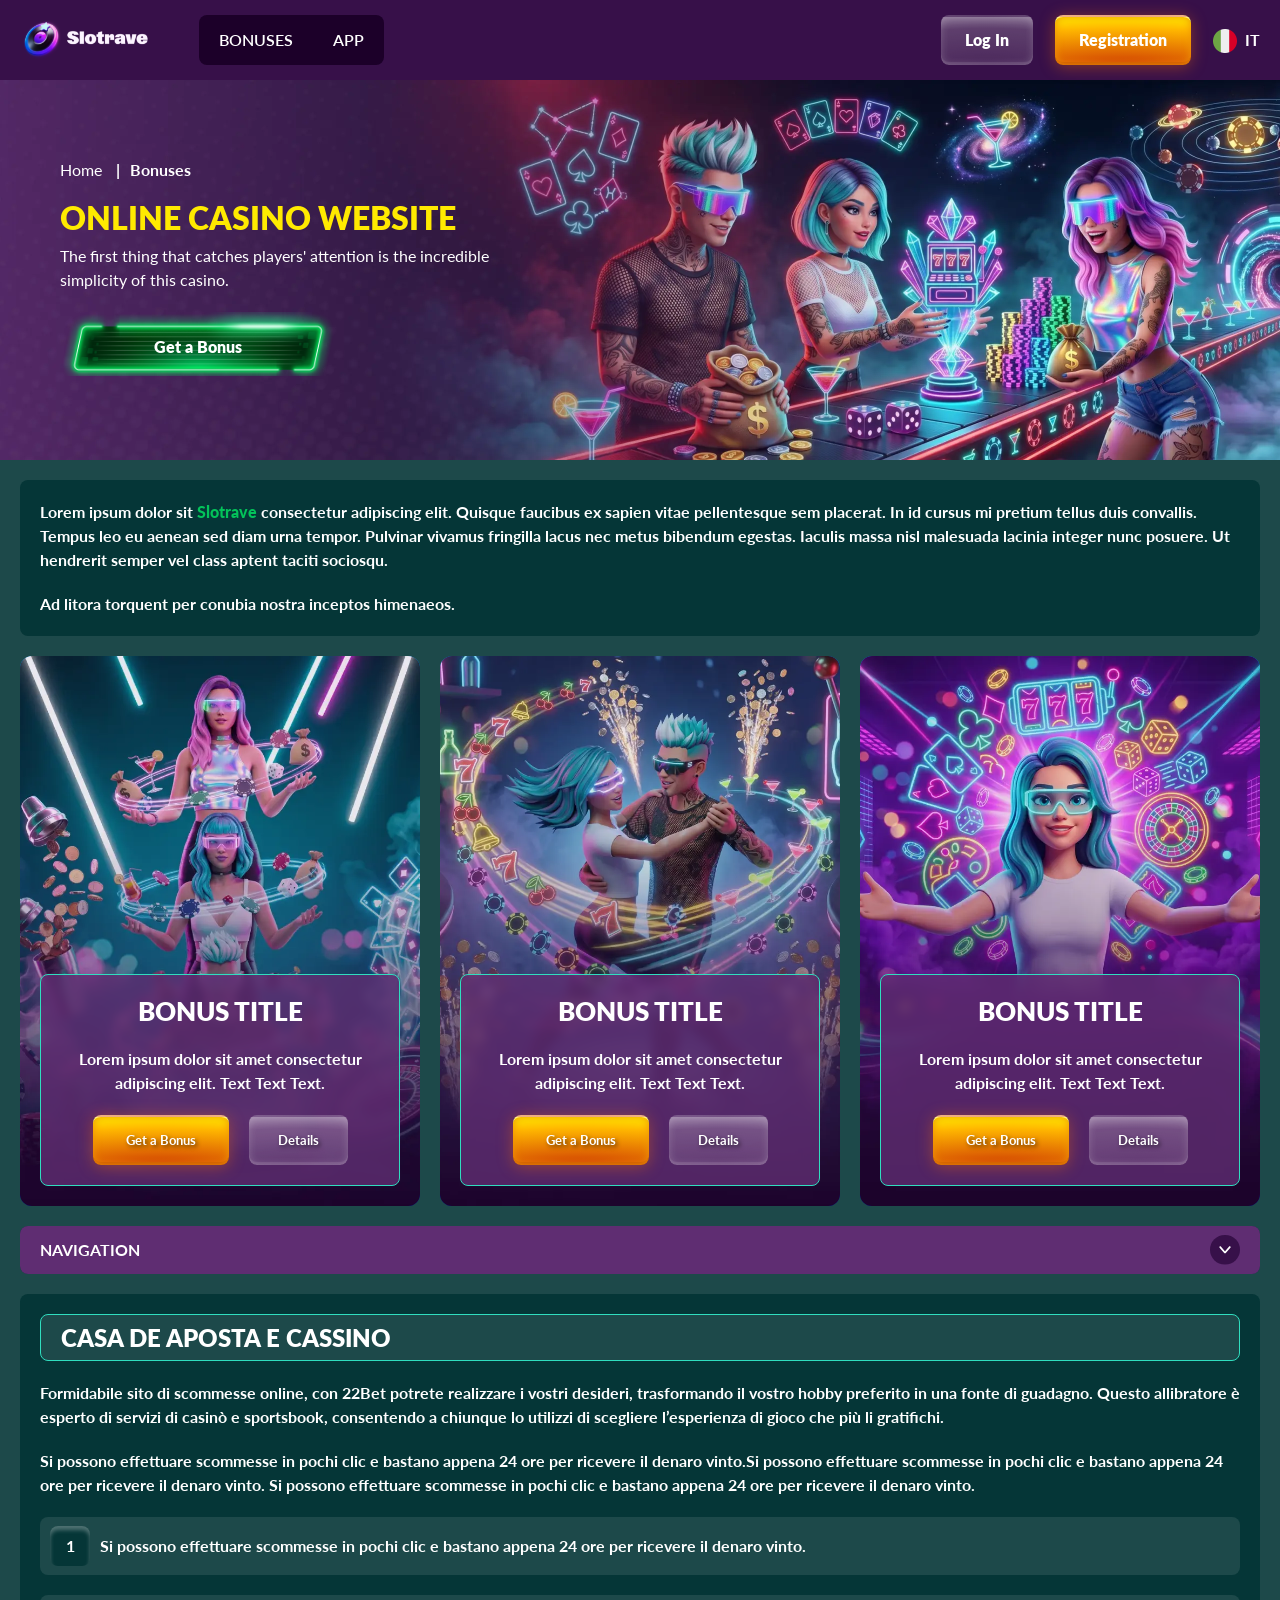
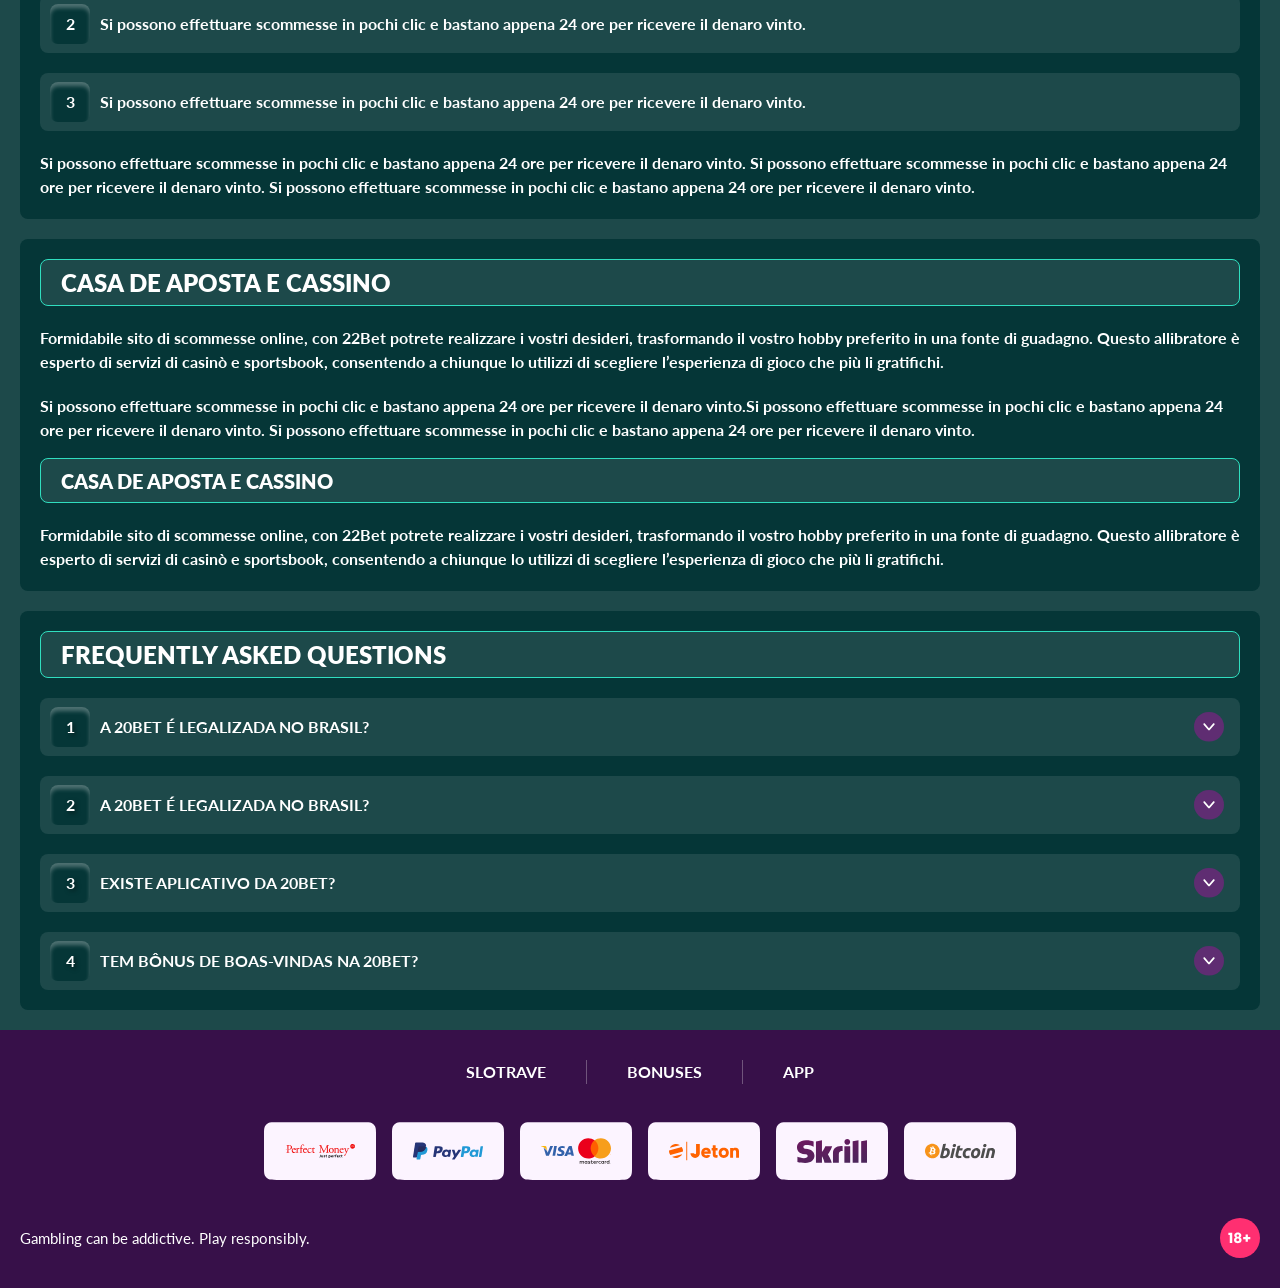
<file: bonus.html>
<!DOCTYPE html>
<html lang="it">
  <head>
    <meta charset="UTF-8" />
   
    <meta name="viewport" content="width=device-width, initial-scale=1.0" />
    <title>Slotrave</title>
    <meta name="description" content />
    <meta property="og:site_name" content />
    <meta property="og:title" content />
    <meta property="og:type" content="website" />
    <meta property="og:url" content />
    <meta property="og:image" content />
    <meta property="og:image:alt" content />
    <meta property="og:locale" content="it" />
    <meta property="og:description" content />
    <link rel="preconnect" href="https://fonts.googleapis.com" />
    <link rel="preconnect" href="https://fonts.gstatic.com" crossorigin="anonymous" />
  <link href="https://fonts.googleapis.com/css2?family=Lato:ital,wght@0,100;0,300;0,400;0,700;0,900;1,100;1,300;1,400;1,700;1,900&display=swap" rel="stylesheet">
  
    <link rel="stylesheet" href="./css/reset.css" />
    <link rel="stylesheet" href="./css/main.css" />
    <link rel="stylesheet" href="./css/media.css"/>
    <link rel="icon" href="./images/Group.png" type="image/x-icon"/>
    <script
    src="https://code.jquery.com/jquery-3.6.1.min.js"
    integrity="sha256-o88AwQnZB+VDvE9tvIXrMQaPlFFSUTR+nldQm1LuPXQ="
    crossorigin="anonymous"
  ></script>
  </head>
  <body>
  <header class="header">
      <section class="content header__content">
        <a href="./index.html" class="logo header__logo"
          ><img src="./images/logo.svg" alt="logo" title
        /></a>
        <button class="header__btn-menu" >
          <svg width="16px" height="16px" viewBox="0 0 16 16" xmlns="http://www.w3.org/2000/svg">
              <rect y="0" width="16" height="3" rx="1.5"></rect>
              <rect y="6.5" width="16" height="3" rx="1.5"></rect>
              <rect y="13" width="16" height="3" rx="1.5"></rect>
            </svg>
        </button>

          <nav class="menu header__menu">
        <ul class="header__menu-list">
                
              <li class="" >
            
                <a href="./bonus.html" >
                <span>Bonuses</span>
              </a>
            
              </a>
            </li>
              <li>
                <a href="./app.html">
                 App
                </a>
              </li>
              
             
            </ul>
            <div class="header__button header__button-menu " >
              <a href="#" class="button  button__login-menu">log in</a>
              <a href="#" class="button button__menu">registration</a>
            </div>
           
          </nav>
            <a href="#" class="button button__login">log in</a>
            <a href="#" class="button button__singup">registration</a>
            <!-- <div id="clock" class="header__time">00:00</div> -->
            <a href="#" class="header__flag">
                <span><img src="./images/flag.png" alt="flag" title /></span>
                <span>it</span>
              </a>
      </section>
    </header>
     <main class="main home main-page">
        <section class=" hero hero__page">
           
            <div class="background background-page">
              <img src="./images/bonus/bg-bonus.webp" alt="hero" title />
              
            </div>
            <div class="hero__wrapper hero__wrapper-page">
              <div class="hero__data hero__data-bonus">
                <ul
                class="breadcrumbs "
                
              >
                <li
                  
                >
                  <a href="/" >
                    <span >Home</span></a
                  >
                 
                </li>
                <li
                  
                >
                  <a href="#" > <span >Bonuses</span></a>
                 
                </li>
              </ul>
                <h1 class="title general hero__title">
                  Online Casino Website
                </h1>
                 <p class="hero__text">The first thing that catches players' attention is the incredible simplicity of this casino.</p>
               
                <a href="#" class="button  hero__button ">Get a Bonus</a>
               
              </div>
             
            </div>
          </section>
      <section class="main__wrap main__wrap-page">
       
       <section class="content__wrapper content__wrapper-page">
        <section class="content article">
            <p>
             Lorem ipsum dolor sit <a href="#">Slotrave</a> consectetur adipiscing elit. Quisque faucibus ex sapien vitae pellentesque sem placerat. In id cursus mi pretium tellus duis convallis. Tempus leo eu aenean sed diam urna tempor. Pulvinar vivamus fringilla lacus nec metus bibendum egestas. Iaculis massa nisl malesuada lacinia integer nunc posuere. Ut hendrerit semper vel class aptent taciti sociosqu.
            </p>
            <p>
             Ad litora torquent per conubia nostra inceptos himenaeos.
            </p>
          </section>
        
          <section class="content bonuses">
            <ul class="bonuses__list">
               <li class="  bonuses__item">
                 
                 <div class="images__wrap">
                   <div class="background bonuses__img">
                     <img src="./images/bonus/banner-bonus1.webp" alt="" title="">
                  </div>
                  <div class="bonuses__desc">
                     <div class="wrap">
                        
                        <h2 class="title high bonuses__title">Bonus Title</h2>
                        <div class="bonuses__text">
                           <p>Lorem ipsum dolor sit amet consectetur adipiscing elit. Text Text Text.</p>
                          </div>
                        
                     </div>
                     <div class="bonuses__buttons">
                      <a href="#" class="button bonuses__button">Get a Bonus</a>
                      <a href="#" class="button bonuses__button">Details</a>
                   </div>
                  </div>
                 </div>
                  
               </li>
               <li class="bonuses__item">
                 <div class="images__wrap">
                  <div class="background bonuses__img">
                     <img src="./images/bonus/banner-bonus2.webp" alt="" title="">
                  </div>
                  <div class="bonuses__desc">
                     <div class="wrap">
                       
                        <h2 class="title high bonuses__title">Bonus Title</h2>
                        <div class="bonuses__text">
                            <p>Lorem ipsum dolor sit amet consectetur adipiscing elit. Text Text Text.</p> </div>
                        
                     </div>
                     <div class="bonuses__buttons">
                        <a href="#" class="button bonuses__button">Get a Bonus</a>
                      <a href="#" class="button bonuses__button">Details</a>
                   </div>
                  </div>
                 </div>
               </li>
               <li class="bonuses__item">
                <div class="images__wrap">
                  <div class="background bonuses__img">
                     <img src="./images/bonus/banner-bonus3.webp" alt="" title="">
                  </div>
                  <div class="bonuses__desc">
                     <div class="wrap">
                        
                        <h2 class="title high bonuses__title">Bonus Title</h2>
                        <div class="bonuses__text">
                           <p>Lorem ipsum dolor sit amet consectetur adipiscing elit. Text Text Text.</p>
                        </div>
                       
                     </div>
                     <div class="bonuses__buttons">
                        <a href="#" class="button bonuses__button">Get a Bonus</a>
                      <a href="#" class="button bonuses__button">Details</a>
                   </div>
                  </div>
                </div>
               </li>
          
            </ul>
         </section>
            <section class="content menu-review__content">
              

            
                <div class="menu__review-desk menu__review-content">Navigation</div>
                <ul class="menu__review menu__review-list">
                  <li><a href="#">Lorem ipsum dolor sit</a></li>
                    <li><a href="#">Amet consectetur adipiscing</a></li>
                      <li><a href="#">Quisque faucibus ex sapien vitae</a></li>
                        <li><a href="#">Ut hendrerit sempero</a></li>
                          <li><a href="#">Pulvinar vivamus fringilla</a></li>
                           <li><a href="#">Ad litora torquent per conubia</a></li>
                         
                          
                </ul>
             
          
          </section>
         
         <section class="content article">
            <h2 class="title high article__title">Casa de Aposta e Cassino</h2>
            
            <p>
             Formidabile sito di scommesse online, con 22Bet potrete realizzare i vostri desideri, trasformando il vostro hobby preferito in una fonte di guadagno. Questo allibratore è esperto di servizi di casinò e sportsbook, consentendo a chiunque lo utilizzi di scegliere l’esperienza di gioco che più li gratifichi.
            </p>
            <p>
             Si possono effettuare scommesse in pochi clic e bastano appena 24 ore per ricevere il denaro vinto.Si possono effettuare scommesse in pochi clic e bastano appena 24 ore per ricevere il denaro vinto. Si possono effettuare scommesse in pochi clic e bastano appena 24 ore per ricevere il denaro vinto.
            </p>
           <ol>
              <li>Si possono effettuare scommesse in pochi clic e bastano appena 24 ore per ricevere il denaro vinto.</li>
              <li>Si possono effettuare scommesse in pochi clic e bastano appena 24 ore per ricevere il denaro vinto.</li>
              <li>Si possono effettuare scommesse in pochi clic e bastano appena 24 ore per ricevere il denaro vinto.</li>
            </ol>
            <p>Si possono effettuare scommesse in pochi clic e bastano appena 24 ore per ricevere il denaro vinto. Si possono effettuare scommesse in pochi clic e bastano appena 24 ore per ricevere il denaro vinto. Si possono effettuare scommesse in pochi clic e bastano appena 24 ore per ricevere il denaro vinto.</p>
          </section>
           <section class="content article">
            <h2 class="title high article__title">Casa de Aposta e Cassino</h2>
            
            <p>
             Formidabile sito di scommesse online, con 22Bet potrete realizzare i vostri desideri, trasformando il vostro hobby preferito in una fonte di guadagno. Questo allibratore è esperto di servizi di casinò e sportsbook, consentendo a chiunque lo utilizzi di scegliere l’esperienza di gioco che più li gratifichi.
            </p>
            <p>
             Si possono effettuare scommesse in pochi clic e bastano appena 24 ore per ricevere il denaro vinto.Si possono effettuare scommesse in pochi clic e bastano appena 24 ore per ricevere il denaro vinto. Si possono effettuare scommesse in pochi clic e bastano appena 24 ore per ricevere il denaro vinto.
            </p>
          
            <h3>Casa de Aposta e Cassino</h3>
            <p>Formidabile sito di scommesse online, con 22Bet potrete realizzare i vostri desideri, trasformando il vostro hobby preferito in una fonte di guadagno. Questo allibratore è esperto di servizi di casinò e sportsbook, consentendo a chiunque lo utilizzi di scegliere l’esperienza di gioco che più li gratifichi.</p>
          </section>
        
           <section class="content faq">
            <h2 class="title high faq__title">Frequently Asked Questions</h2>
            <ul class="faq__list " >
              <li class="faq__item"  >
                <h3 class="title medium faq__subtitle js-button-expander js-button-expander--faq"  >A 20Bet é legalizada no Brasil?
                 </h3>
                <div  class="faq__answer js-expand-content js-expand-content--faq" >
                  <p  >
                    Sim, a casa de apostas tem licença emitida por Curaçao, que é reconhecida no Brasil e a permite atuar por aqui.
                  </p>
                </div>
              </li>
              <li class="faq__item"  >
                <h3 class="title medium faq__subtitle js-button-expander js-button-expander--faq"  >A 20Bet é legalizada no Brasil?</h3>
                <div class="faq__answer js-expand-content js-expand-content--faq" >
                  <p  >
                    Sim, a casa de apostas tem licença emitida por Curaçao, que é reconhecida no Brasil e a permite atuar por aqui.
                  </p>
                </div>
              </li> 
              <li class="faq__item"  >
                <h3 class="title medium faq__subtitle js-button-expander js-button-expander--faq"  >Existe aplicativo da 20Bet?</h3>
                <div class="faq__answer js-expand-content js-expand-content--faq" >
                  <p  >
                   Sim, disponível para sistemas operacionais iOS e Android.
                  </p>
                </div>
              </li> 
              <li class="faq__item"  >
                <h3 class="title medium faq__subtitle js-button-expander js-button-expander--faq"  >Tem bônus de boas-vindas na 20Bet?</h3>
                <div class="faq__answer js-expand-content js-expand-content--faq" >
                  <p  >
                   O pacote especial para novos usuários da 20Bet paga 100% sobre o primeiro depósito, com limite de 600 BRL.
                  </p>
                </div>
              </li> 
             
            </ul>
          </section>
          
        </section> 
        
       
        <div class=""  onclick="scrollToTop()">
          <button class="main__arrow" id="scrollToTopBtn"></button>
        </div> 
      </section>
    </main> 
     <footer class=" footer ">
      <section class="content footer__content">
        <ul class="footer__menu">
         <li><a href="/">slotrave</a></li>
         <li><a href="./bonus.html">bonuses</a></li>
         <li><a href="./app.html">app</a></li>
         
        </ul>
       
          <ul class="footer__cards-list">
           
            <li>
              <a href="#"
                ><img src="./images/footer-img1.svg" alt="card" title
              /></a>
            </li>
           <li>
              <a href="#"
                ><img src="./images/footer-img2.svg" alt="card" title
              /></a>
            </li> <li>
              <a href="#"
                ><img src="./images/footer-img3.svg" alt="card" title
              /></a>
            </li> <li>
              <a href="#"
                ><img src="./images/footer-img4.svg" alt="card" title
              /></a>
            </li> <li>
              <a href="#"
                ><img src="./images/footer-img5.svg" alt="card" title
              /></a>
            </li> <li>
              <a href="#"
                ><img src="./images/footer-img6.svg" alt="card" title
              /></a>
            </li>
          </ul>
       
        <div class="footer__wrapp">
          <div class="footer__text">
           
            <p>Gambling can be addictive. Play responsibly. 
</p>
           
          </div>
          <div class="footer__age">
            <img src="./images/age.svg" alt="age" title />
          </div>
        </div>
      
      </section>
    </footer>
    
    <script src="./js/sidebar.js" defer></script>
    <script src="./js/expander.js" defer></script>
    <script src="./js/mobile-menu.js" defer></script>
    <!-- <script src="./js/clock.js" defer></script> -->
     <script src="./js/arrowUp.js" defer></script>
  </body>
</html>
</file>
<file: css/main.css>
html{
    -webkit-text-size-adjust: 100%;
    scroll-behavior: smooth;
      overflow-x: hidden;
  }
  
  body {
      display: block;
      position: relative;
      width: 100%;
    background:#1D494A;
 font-family: 'Lato', sans-serif;
      font-size: 16px;
      font-weight: 700;
      line-height: 150%;
      text-align: left;
      color:#ffffff;
      overflow-x: hidden;
    }
  

    
    .content {
      display: block;
      position: relative;
      width: 100%;
      max-width: 1020px;
      max-width: 100%;
      /* overflow: hidden; */
      border-radius: 8px;
 background:#053637;

      padding: 20px;
      margin: 0 auto 20px auto;
    }
    
    h1,
    h2,
    h3,
    h4,
    .title {
      display: block;
      position: relative;
      font-size: 32px;
      font-weight: 800;
      line-height: 100%;
      text-align: center;
      color: #FFEA00;
    }
    
    h1,
    .title.general {
      text-transform: uppercase;
    }
    
    h2,
    .title.high {
      display: flex;
      align-items: center;
      justify-content: flex-start;
      font-weight: 800;
      font-size: 24px;
      line-height: 100%;
      text-transform: uppercase;
      color: #ffffff;
       background: #1D494A;
   border: 1px solid  #30DEBF;
    border-radius: 8px ;
padding: 10.5px 20px;
    }





    h3,
    title.medium {
      font-weight: 800;
      font-size: 20px;
      line-height: 100%;
      text-align: left;
    
      text-transform: uppercase;
    color: #ffffff;
       background: #1D494A;
   border: 1px solid  #30DEBF;
    border-radius: 8px ;
padding: 11.5px 20px;
    }
    
    article > *,
    .article > *,
    .desk > * {
      margin-top: 20px;
    }
    
    article > *:first-child,
    .article > *:first-child,
    .desk > *:first-child {
      margin-top: 0 !important;
    }
    
    article > h2,
    .article > h2,
    .desk > h2 {
      margin-top: 32px;
    }
    
    article > h3,
    .article > h3,
    .desk > h3 {
      margin-top: 16px;
    }
    
    .button {
      
      position: relative;
    display: inline-block;
      min-width: 276px;
      height:auto;
      width: fit-content;
      background: url(../images/button-neon.png) center center / cover;

      overflow: hidden;
      font-size: 16px;
      font-weight: 800;
      line-height: 18px;
      text-align: center;
      align-items: center;
      justify-content: center;
      text-decoration: none;
      text-transform: none;
      color: #ffffff;
      white-space: nowrap;
      cursor: pointer;
      padding: 26px 34px 20px 34px;
      margin: 0 auto;
   
      transition: all 0.5s;
    }
    
    .button:hover {
     transform: scale(1.1);
    }
    
    
    .header,
    .main ,.footer {
      display: flex;
      position: relative;
      justify-content: space-between;
      align-items: center;
     
      max-width: 1600px;
      max-width: 100%;
      
      margin: 0 auto;
    }
    
    .background{
      display: block;
      position: absolute;
      bottom: 0;left: 0;
      height: 100%;
      width: 100%;
      overflow: hidden;
    }
    
    .background img{
      position: relative;
      width: 100%;height: 100%;object-fit: cover;
      
    }

    .background-page img{
      border-radius: 0;
    }
    
    .images img{
      border-radius: 8px;
      width: 100%;
      height: 100%;
      overflow: hidden;
      display: block;
    }

    .faq {
      overflow-anchor: none;
    }
    
    /* -------------------HEADER---------------- */
    .header {
      position: fixed;
      top: 0;
      left: 0;
      right: 0;
      width: 100%;
      z-index: 100;
    background: #371049;

    }
    
    .header__content {
      position: relative;
      display: flex;
      flex-direction: row;
      align-items: center;
      justify-content: space-between;
      max-width: 1540px;
      max-height: 80px;
      border-radius: 0;
    background: #371049;

      box-shadow: none;
border: none;
      padding: 15px 30px;
      margin: 0 auto;
    }
    
    .logo {
      display: block;
      position: relative;
      flex: 0 0 129px;
      margin-right: 50px;
    }
    
    .logo img {
      display: block;
      position: relative;
      width: auto;
      max-height: 40px;
    }
    
    .logo:hover{
      transform: scale(1.1);
    }
    .header__menu {
      display: flex;
      white-space: nowrap;
      max-height: calc(100vh - 70px);
       scrollbar-width: none; 
  -ms-overflow-style: none; 
  
    }
    .header__menu::-webkit-scrollbar {
  display: none; 
}
    
    
    .header__menu-list {
      display: flex;
      justify-content: center;
      align-items: center;
      white-space: nowrap;
      flex: 1 1 auto;
    
    background: #1C0029;

      border-radius: 8px;
     


    }
    .header__menu-list li {
      display: block;
      padding:  13px 20px;
    }
    
    .header__menu-list li a {
      display: inline-flex;
      position: relative;
      align-items: center;
      font-weight: 600;
      font-size: 16px;
      line-height: 10%px;
      text-transform: uppercase;
      color:#FFFFFF;
      transition: all 0.5s;
     
    }
    
    .header__menu-list li:hover a {
     text-decoration: underline;
      
    }
    
    .menu a{
      display: none;
    }
    
  
    span {
      display: inline-block;
    }
    
    .header__menu-list a img,
    .header__flag img {
      width: 24px;
      height: 24px;
      vertical-align: middle;
    }
    
    /* .header__menu-list a span:last-child {
      margin-left: 16px;
    } */
    
    .header__flag span:first-child {
      flex: 0 1 24px;
      margin-right: 8px;
      
    }

    .header__menu-wrap {
    display: none;
    display: block;
    position: absolute;
    left: 0;
    top: 60px;
    min-width: 120px;
    height: auto;
    background: #16656D;
box-shadow: 0px 4px 4px 0px #00000040;

    border-radius:0 0 12px 12px;
    padding: 8px 16px;
    z-index: 100;
    overflow-y: hidden;
}

.header__menu-wrap ul{
  display: flex;
  flex-direction: column;
  gap: 8px;
}
.header__menu-wrap ul li{
  padding: 0;
}

.header__menu-wrap ul li:hover{
  background: none;
  
}
/* .header__menu-list li:first-child a ,.header__menu-list li:nth-child(3) a{
    position: relative;
    padding-right: 25px;
} */

.header__menu-list .header__menu-item {
    display: none;
}

.header__menu-list li:first-child .header__menu-item {
    padding-left: 0;
}


.header__menu-list > li {
  position: relative;
}

/* .header__menu-wrap ul li:nth-last-child(-n+4){
  display: block;
}

.header__menu-list li:nth-last-child(-n+5) {
    display: none;
} */

.header__menu-list li .header__menu-wrap ul li a{
  color:#FFFFFF !important;
  padding-right: 12px;
}

.header__menu-list li .header__menu-wrap ul li a:hover{
text-decoration: underline !important;
}

.header__menu-list li .header__menu-wrap ul li a::after{
  display: none;
}

.header__menu-wrap.js-expand-content.expanded {
  height: auto;
}
/* .header__menu-list li:first-child a::after, .header__menu-list li:nth-child(3) a::after{
  content: '';
  display: block;position: absolute;
  width: 20px;height: 20px;
  right: 0;
  top: 50%;
  transform: translateY(-50%);
  background: url('../images/menu-arrowDown.svg') no-repeat center center / contain;
  transition: transform 0.5s ease;
}

.header__menu-list li:first-child.active a::after,.header__menu-list li:nth-child(3).active a::after{
transform: translateY(-50%) rotate(180deg);
}

.header__menu-list li:first-child:hover a::after,.header__menu-list li:nth-child(3):hover a::after{
transform: translateY(-50%) rotate(180deg);
} */

li.active .header__menu-wrap{
display: flex;
  gap: 8px;
}
    .header__flag {
      display: flex
;
    align-items: center;
      margin-left: 22px;
      color:#ffffff;
      text-transform: uppercase;
    }

    .button__login{
        margin-left: auto;
    }

     .button__login:hover{
      background: #FF4949;

     }

    .button__login{
      
      height: 50px;
        min-width: 92px;
      background: radial-gradient(201% 100% at 50% 100%, rgba(255, 255, 255, 0.1) 0%, rgba(255, 255, 255, 0.2) 76.44%, rgba(255, 255, 255, 0.4) 100%);
border-top: 2px solid #FFFFFF1A;
box-shadow: 0px 0px 9px 0px #FFFFFF33 inset,0px -3px 1px 0px #FFFFFF1A inset;
border-radius: 8px;
text-transform: capitalize;
        padding: 14px 20px;
        margin: 0 22px 0 auto;
       
    }
       .button__login:hover{
     background: radial-gradient(201% 100% at 50% 100%, #D03E04 0%, #FFB700 76.44%, #FFEA00 100%);

     }

    
 .button__singup{
 
  min-width: 136px;
  padding: 14px 20px;
background: radial-gradient(201% 100% at 50% 100%, #D03E04 0%, #FFB700 76.44%, #FFEA00 100%);
border-top: 2px solid #FFFFFF80;
box-shadow: 0px 2px 16px 0px #FF6F0066,0px 0px 9px 0px #EE9505 inset,0px -3px 0px 0px #CA5100 inset;
height: 50px;
text-transform: capitalize;
border-radius: 8px;
    margin: 0;
 }

 .button__singup:hover{
    background: radial-gradient(201% 100% at 50% 100%, rgba(255, 255, 255, 0.1) 0%, rgba(255, 255, 255, 0.2) 76.44%, rgba(255, 255, 255, 0.4) 100%);

 }
    .header__time{
        color:#FFFFFF;
        position: relative;
        padding-left: 28px;
        margin-left: 24px;
    }

    .header__time::before{
      content: '';
      display: block;position: absolute;
      top: 50%;
      transform: translateY(-50%);
      width: 18px;height: 18px;
      left: 1px;
      background: url('../images/clock.svg') no-repeat center center / contain;
    }

 
    .header__btn-menu{
      display: block;
      flex: 0 1 auto;
      min-width: 0;
      border:1px solid #ffffff; 
      border-radius: 10px;
      background: #371049;

      padding: 12px;
      margin-left: 12px;
      order: 3;
     
      
    }
    
    
    svg {
      position: relative;
      fill: #ffffff;
      line-height: 1;
      vertical-align: 1;
    }
    
     
    
     
    
    
    /* ------------------ MAIN------------- */
    .main.home{
      display: flex;
      
     
    }
    
    .main__wrap {
      display: flex;
      position: relative;
      flex: 1 1 100%;
      justify-content: center;
      align-items: stretch;
      max-width: 1540px;
      padding: 20px 30px;
      margin: 0 auto;
    }
    
    
    
   
    .menu__review-content::after {
      content: "";
      position: absolute;
      right: 20px;
      top:50%;
      transform: translateY(-50%);
      width: 30px;
      height: 30px;
     background: url('../images/sidebar-arrowDown.svg') no-repeat center center / contain;
      transition:  all 0.5s;
    }

   
    
   
    
    .menu__review-content.active::after {
      
      transform: translateY(-50%) rotate(180deg);
    }
    
    .menu-review__content{
     
      padding: 0px;
      margin-bottom: 20px;
      overflow: hidden;

      border-radius: 8px;
      
    }
  
    .menu__review-content{
      position: relative;
      padding:12px 60px 12px 20px;
      color: #ffffff;
      font-weight: 700;
      text-transform: uppercase;
 
background: #5F2D72;
    }
    /* .menu-review__content::before{
      content: '';
    display: block;
    position: absolute;
    top: 0;
    left: 0;
    right: 0;
    bottom: 0;
    padding: 2px;
   background: linear-gradient(270deg, #006670 42.79%, #0B98A1 100%);

    mask: linear-gradient(#fff 0 0) content-box, linear-gradient(#fff 0 0);
    -webkit-mask-composite: destination-out;
    border-radius: 6px;

    } */




.bonuses__desc::after{
background: linear-gradient(180deg, rgba(0, 234, 206, 0) 14.75%, rgba(0, 234, 206, 0.7) 100%);


}

    
    .menu__review-content.active{
      border-bottom-left-radius: 0;
      border-bottom-right-radius: 0;
    }
    
    .menu__review li a {
   color: #ffffff;
      position: relative;
      display: flex;
    }
  
    .menu__review li:hover a{
      text-decoration: underline;
    }


     
    .menu__review.active{
      display: block;
     
      border-radius: 0 0 12px 12px;
    }
    .menu__review-list{
      padding: 0;
    }
    .menu__review-list li{
      padding: 8px 16px;
      transition: all 0.5s
    }
    .content__wrapper {
      
    
      flex: 0 1 100% ;
    }
.menu__review-list li:not(:last-child){
  border-bottom: 1px solid #8321BC33;
}
    
  
      
    /* -----------hero ----------- */
    .content__wrapper{
      position: relative;
       
     
    
    }
    
    .hero{
      padding: 0;
      min-height: 380px;
      display: flex;
      background:none;
  
      align-items: center;
      padding: 24px 24px 24px 0;
  }
    
    .hero__wrapper {
     
      display: flex;
      align-items: center;
     
    }
    
  
    .hero__data{
    display: block;
      position: relative;
        max-width: 480px;
      padding: 12px; 
    }
    
    .hero__title{
      margin-bottom: 10px;
      text-align: start;
     
    }
  
    .hero__data p{
      color:#ffffff;
      font-weight: 400;
      text-transform: none;
      margin-bottom: 20px;
    }
    
    
    .hero__rating {
      display: flex;
      font-weight: 700;
      align-items: center;
      text-transform: uppercase;
      color:#ffffff;
      margin-bottom: 20px;
    }
    
    .hero__rating p{
       text-transform: uppercase;
     margin-right: 10px;
     margin-bottom: 0;
    
     
    }
    .hero__button{
      display: inline-block;
    
      
      
      
      
    }

    .hero__data  li:nth-child(1) span{
      font-weight: 400;
      padding-left: 0;
    }
  
    
    
   .hero__data .hero__span{
      font-weight: 400;
      font-size: 12px;line-height: 18px;
      color:#ffffff;
    }
    
    
    
 


/* ------------features------ */
 
.features__wrap {
  display: flex;
  gap:20px;
}
.features__list,
.features__table {
 
  
  border-radius: 12px;
  

}

.features__title{
  margin-bottom: 16px;

}

.features__list li {
  display: flex;
  gap: 8px;
  position: relative;
   padding: 8px 16px ;
}

/* .features__list li + li,
.features__table tr + tr {
  margin-top: 8px;
} */

.features__table tr,.features__list li{
background: #000000;

border-radius: 12px;
  color:#ffffff;
}


.features__table {
border-collapse: separate;
display: flex;
width: 100%;
gap: 20px;
}

.features__table tbody{
  width: 100%;display: grid;
  grid-template-columns: repeat(2,1fr);
  gap: 20px;
 
}

.features__table tr {
  font-weight: 700;
  display: flex;
  flex-direction: row;
  align-items: center;
  text-align: left;
  gap: 15px;
 background:#5F2D72;
color: #ffffff;

padding: 10px 10px;
 overflow: hidden;
border-radius: 12px;

}

.features__table tr td:last-child{
  font-weight: 400;
  padding-left: 0;



}

.features__table tr td:first-child{

display: flex;
height: 100%;
align-items: center;
gap: 16px;

border-radius: 12px;
  font-weight: 700;
  text-transform: none;
  color: #FFEA00;
 
}
.features__table tr td:first-child img{
  width: 26px;height: auto;
  display: block;
}

.features__table td {
  width: 100%;
}

/* -------------banner---------------- */

.banner {
  display: flex;
  align-items: center;
  justify-content:flex-end;
  overflow: hidden;
  width: 100%;
 
  min-height: 380px;
  padding:  20px 60px 20px 20px;
  background: transparent;
    border-radius: 12px;
    margin-bottom: 20px;

  
}

.banner__info {
  display: flex;
 
  flex-direction: column;
  align-items: flex-end;
  position: relative;
  max-width: 468px;

border-radius: 8px;
  text-align: center;
 
  padding: 20px;
}

.banner .banner__title-main {
  flex-direction: column;
  align-items:center;
  width: auto;
  justify-content: flex-end;
  font-weight: 800;
  line-height: 120%;
  font-size: 36px;
  padding: 0;
  box-shadow: none;
  color: #FFEA00;
  text-align: right;
  text-transform: uppercase;
  margin-bottom: 2.5px;
  padding-left: 0;
  padding-right: 0;
  border: none;
  background: none;
}

.banner .banner__title::after,.banner .banner__title-main::before, .banner .banner__title-main::after {
  display: none;
  
}

.banner__subtitle{
  position: relative;
  color: #FFFFFF;
  font-size: 24px;
  line-height: 150%;
  font-weight: 700;
  text-align: right;
  text-transform: uppercase;
  
  margin-bottom: 25px;
  
}



.banner__button {

 margin-left:auto;
 margin-right:0;
}

.banner__button:hover{
  transform: scale(1.1);
}


.banner-page{
  max-width: 100%;
  justify-content: flex-start;
  min-height: 380px;
  padding-left: 150px;
}


   
        /* ----------------review------------- */
    
      
        .article {
          display: flex;
          flex-direction: column;
        }
        .article ul li{
          position: relative;
          padding-left: 38px;
            line-height: 28px;
   
  padding:15px 20px 15px 85px;
        }
    
        .article ul li + li,.article ol li + li{
          margin-top: 20px;
        }
       .article ul li ,.article ol li{
       background:#1D494A;
color:#ffffff;
        border-radius: 8px;
       

       }
    
        .article ul li::before{
          content:'';
          position: absolute;
          left:10px;
          top: 9px;
          /* top:50%; 
          transform: translateY(-50%);  */
          width: 58px;height: 40px;
          border-radius: 8px;
         
background:#053637;
box-shadow: 0px 4px 4px 0px #FFFFFF4D inset;

        }

          .article ul li::after{
          content:'';
          position: absolute;
          left: 25px;
          top: 18px;
          /* top:50%;
          transform: translateY(-50%); */
          width: 26px;height: 24px;
        
background:url('../images/main/features-icon.svg') no-repeat center center / contain;

        }

        .article-page ul li::before{

          background:#054146;
        }


        .article  .button{
          margin: 20px auto 0 auto;
          background: radial-gradient(201% 100% at 50% 100%, #D03E04 0%, #FFB700 76.44%, #FFEA00 100%);
min-width: 136px;
height: 50px;
border-radius: 8px;
padding: 16px;
        }

      
  
    

        .article a:not(.button){
           
            color:#03C35A;
            font-weight: 900;
            
        }
        .article a:not(.button):hover{
 color:#FFEA00; 
        }


           /* для нумерованного списка */

.article ol ,.faq{
  
  counter-reset: ol;
  position: relative;
  
}

.article ol li,.faq__subtitle{
  display: flex;
 align-content: center;
  counter-increment: ol; 
  position: relative; 
  line-height: 28px;
 flex-wrap: wrap;
 min-height: 40px;
  padding:15px 20px 15px 60px;}

.article ol li::before,.faq__subtitle::before
 {
  content: counter(ol) " "; 
  display: inline-block;
  position: absolute;
  font: inherit;
  font-weight: 700;
    width: 40px;height: 40px;
          border-radius: 8px;
          ;
background:#053637;
box-shadow: 0px 4px 4px 0px #FFFFFF4D inset;

  color: #FFffff;
  left: 10px;
  display: flex;
  justify-content: center;align-items: center;
 
top: 9px;
   
}

.faq__subtitle::before{
  color:#FFffff;
  font-weight: 700;
  text-shadow: 2px 2px 4px rgba(0, 0, 0, 0.5);
 
}

    
     
     
    /* ----------faq----------------------- */
    
    .faq__subtitle {
      position: relative;
      font-weight: 700;
      font-size: 16px;
      line-height:28px;
      text-align: left;
      color: #ffffff;
background:#1D494A;
border: none;

      border-radius: 8px;
      text-transform: uppercase;
      cursor: pointer;
      padding: 15px 56px 15px 60px;
    }
    
      
    
  
    .faq__title{
      margin-bottom: 20px;
    }
    
    .faq__subtitle::after {
      content: "";
      display: block;
      position: absolute;
      top: 50%;
      transform: translateY(-50%);
      right: 16px;
      width: 30px;
      height: 30px;
      background: url('../images/faq-arrowDown.svg') no-repeat center center / contain;
      transition: transform 0.3s ease-in-out;
      
    }
    
    .faq__subtitle.active::after {
      
      transform: translateY(-50%) rotate(180deg); 
    }
    
    .faq__item{
      position: relative;
   
    }
    
    .faq__item + .faq__item{
      margin-top: 20px;
    }
    .faq__subtitle.active {
   border-radius: 8px 8px 0 0;
   border-bottom:none
    }
    
    .faq__answer {
      position: relative;
   
background:#1D494A;

      color: #ffffff;
      border-radius:0 0 8px 8px;
           padding:  12px 16px;
  
       border-top:none ;
    }
    
    .js-expand-content {
      display: none;
      overflow: hidden;
    }
    
    .js-expand-content.expanded {
      height: 100%;
    }
    
    
    /* ---------main__arrow------ */
    .main__arrow {
      display: block;
      position: fixed;
      width: 40px;
      height: 40px;
      right: 20px;
      bottom: 20px;
      background: transparent;

border-radius: 10px;
      background: url('../images/ArrowUp.svg') no-repeat center center / contain;
      z-index: 100;
  padding: 5px;
    
  }

  .content:last-child{
    margin-bottom: 0;
  }
    
    /* ------------footer----------------- */
    .footer{
       display: flex;
      position: relative;
    background: #371049;

      
    }
    
    .footer__content{
      display: flex
;
    flex-direction: column;
    align-items: center;
      gap:32px;
      max-width: 1480px;
      padding: 30px 20px;
      /* padding: 30px 10px 10px 30px; */
      background: transparent;
      box-shadow: none;
      margin-bottom: 0;
      border: none;
      
    }
    .footer__menu{
      display: flex;
      justify-content:center;
      gap: 40px;
      flex-wrap: wrap;
    }
    
   .footer__menu li:not(:last-child){
    padding-right: 40px;
    border-right: 1px solid #AA98B080;

   }

    .footer__menu li a{
      font-weight: 700;text-transform: uppercase;
        position: relative;
        color:#ffffff;
        transition: all 0.5s;
    
    }

    .footer__menu li:hover a{
color: #FF2F71;
    }
    .footer__info{
        position: relative;
    }

    
    .footer__info a{
     
      color: inherit;
    
    } 
    
    .footer__cards-list {
      display: flex;
      flex-wrap: wrap;
      align-content: center;
      justify-content: center;
      align-items: center;
      gap:16px;
      
    }
    
    
    
    .footer__cards-list li img {
      width: 100%;
      
      height: auto;
      display: block;
    }

    .footer__cards-list li{
      transition:  all 0.5s;
    }
    .footer__cards-list li:hover{
      transform: scale(1.1);
    }
    
    .footer__text{
      text-align: center;
      /* margin-left: auto;
      margin-right: auto; */
      
    }
    
    .footer__text p{
      color: #ffffff;
      font-size: 15px;
      font-weight: 400;
      line-height: 22px;
    }
    
    .footer__text p + p {
      margin-top: 8px;
    }
    
    .footer__wrapp{
      display: flex;
      width: 100%;
      flex-direction: row;
      justify-content: space-between;
      gap: 80px;
      align-items: center;
      
    }
    
    
    
    .footer__age img{
     max-width: 40px;
     max-height: 40px;
     display: block;
    }
    
    .footer__information{
      display: flex;
      justify-content: center;
    }
    
    .footer__information li + li{
      margin-left: 24px;
    }

    .footer__copy{
color: #ffffff;
font-size: 14px;
line-height: 16.41px;
text-align: center;
    }
    
/* --------------bonus page------------- */


    .breadcrumbs {
      display: flex;
      text-align: center;
      margin-bottom: 20px;
      white-space: nowrap;
      flex-wrap: wrap;
    }
    
    .breadcrumbs li:not(:last-child) a {
      padding-left: 0;
    }
    
    .breadcrumbs li a {
      font-weight: 400;
      color: #ffffff;
      padding: 10px;
    }
    
    .breadcrumbs li:first-child a:hover {
      color: #EB5851;
    }
    
    .breadcrumbs li:last-child a {
      font-weight: 700;
      cursor: default;
    }
    
    .breadcrumbs > li:not(:last-child):after {
      content: "|";
      position: relative;
      color: #ffffff;
      
    }
    
    .main-page.home{
   
      padding-top:80px;
      display: block;
    }
    
    .main__wrap-page{
      justify-content: flex-start
    }
    
    .home .hero__page{
     
      position: relative;
        width: 100vw;
        display: flex
    ;
        justify-content: start;
        align-items: center;
        background: linear-gradient(to right, rgba(23, 25, 35, 0.8) 100%, rgba(23, 25, 35, 0.6) 40%, rgba(23, 25, 35, 0.2) 70%, rgba(23, 25, 35, 0.8) 80%);
        padding-top: 24px;
        padding-bottom: 24px;
        padding-left: calc(50% - 600px);
        padding-right: calc(50% - 600px);
       
    }

    .hero__data-page{
      max-width: 600px;
      padding: 32px;
    }
    
    .hero__data .hero__text-page{
      font-size: 15px;
      text-transform: none;
      margin-bottom: 32px;

    }

    
    
    .content__wrapper-page{
      top:0;
    }
    
    .content.bonuses {
      padding: 0;
      background: none;
       border: none;
       box-shadow: none;
    }
    
    .bonuses__list {
  
      gap: 20px;
      display: grid;
      grid-template-columns: repeat(3, 1fr);
   }

            
    
    .bonuses__item {
      display: flex;
      align-items: center;
      justify-content: center;
   position: relative;
      border-radius: 12px;
      padding: 0;
    background: linear-gradient(180deg, #0081EA 0%, #011AA1 100%);

      min-height: 550px;
      overflow: hidden;
    }
    
    .bonuses__item > * {
      position: relative;
    }
    
    .bonuses__item + .bonuses__item {
      margin-top: 0;
    }
    
    .bonuses__item:before {
      display: none;
    }
    
    
    .bonuses__img img {
      display: block;
      width: 100%;
  height: 100%;
 object-fit: cover;

    }
    
    .bonuses__desc {
     position: relative;
    height: max-content;
background: #5F2D72CC;
border: 1px solid #30DEBF;
backdrop-filter: blur(5px);

width: 100%;
max-width: 100%;
      border-radius: 8px;
     
      padding: 30px 40px;
   
    }
    
    .bonuses__desc .wrap {
     
      color: #ffffff;
   
      text-align: center;
    }

    .images__wrap{
      width: 100%;height: 100%;padding: 20px ;
     display: flex;justify-content: center;
     align-items: flex-end;
    }
    
    .bonuses__icon {
      background-color: #fff;
      width: 80px;
      height: 80px;
      border-radius: 50%;
      position: absolute;
      top: -40px;
      left: 0;
      right: 0;
      margin: auto;
     
      display: flex;
      
      align-items: center;
      
      justify-content: center;
    }
    
    .title.bonuses__title {
      flex-direction: column;
      color: #ffffff;
      font-size: 26px;
      line-height: 32px;
      border: none;
      background: none;
      padding-left: 0;
      padding: 0;
      box-shadow: none;
      position: relative;
    }
  .title.bonuses__title::after{
    display: none;
  }
    
    .bonuses__text {
      margin-top: 20px;
      color: #ffffff;
    }
    
    .bonuses__text p {
      margin-top: 0;
      color:#ffffff;
    }
    
    .bonuses__buttons {
     position: relative;
      display: flex;
     flex-wrap: wrap;
      justify-content: center;
     
      gap: 20px;
      margin-top: 20px;
      z-index: 1;
    }
    
    .bonuses__button {
      
      height: 50px;
      width: max-content;
      box-shadow: none;
      min-width: 136px;
      font-size: 13px;
      line-height: 100%;
      font-weight: 700;
      border-radius: 8px;
      padding: 16.5px 14px;
      /* width: calc(50% - 8px); */
      margin: 0;
      box-shadow: 0px 4px 4px 0px #00000040;
text-shadow: 2px 2px 4px rgba(0, 0, 0, 0.6);
    }
    
    .bonuses__button:first-child {
     background: radial-gradient(201% 100% at 50% 100%, #D03E04 0%, #FFB700 76.44%, #FFEA00 100%);
border-top: 2px solid #FFFFFF80;
     box-shadow: 0px 2px 16px 0px #FF6F0066,0px 0px 9px 0px #EE9505 inset, 0px -3px 0px 0px #CA5100 inset;


    }
    
    .bonuses__button:first-child:hover {
    background: radial-gradient(201% 100% at 50% 100%, rgba(255, 255, 255, 0.1) 0%, rgba(255, 255, 255, 0.2) 76.44%, rgba(255, 255, 255, 0.4) 100%);
    }
    
    .bonuses__button:last-child {
    background: radial-gradient(201% 100% at 50% 100%, rgba(255, 255, 255, 0.1) 0%, rgba(255, 255, 255, 0.2) 76.44%, rgba(255, 255, 255, 0.4) 100%);
border-top: 2px solid #FFFFFF1A;
box-shadow: 0px 0px 9px 0px #FFFFFF33 inset, 0px -3px 1px 0px #FFFFFF1A inset;


    min-width: 99px;



    }
    
    .bonuses__button:last-child:hover {
       background: radial-gradient(201% 100% at 50% 100%, #D03E04 0%, #FFB700 76.44%, #FFEA00 100%);

    }
    
    .hero__button-page{
      display: block;
    margin-top: 0;
    margin-left: 0;
    width: 185px;
    margin-right: auto;

    }

    .hero__button-page:hover{
      background:#2E9344;
    }
   
    

    /* --------------------app-page------------- */

    .hero__page-app{
      /* min-height: 650px; */
      height: auto;
    }

    .hero__img{
      
      z-index: 1;
      position: relative;
      
    }

    .hero__images-decor{
      position: absolute;
      bottom:-40px;right: 0;
     
      
    }
    .banner__app {
      display: flex;
      align-items: center;
      justify-content: center;
      min-height: 200px;
      border-radius: 16px;
      padding: 30px;
    }
    .banner__logo {
      max-width: 243px;
      flex: 0 0 243px;
      margin-right: 106px;
      margin-left: 106px;
      z-index: 3;
    }
    
    .banner__logo img {
      max-height: 91px;
    }
    
    .banner__content-app {
      display: flex;
      
      flex-direction: row-reverse;
      align-items: flex-start;
      width: fit-content;
      gap:16px;
     
      

    }
    .banner__btn {
      display: flex;
      flex-direction: row ;
      position: relative;
      min-width: 201px;
      height: 50px;
      font-size: 14px;
      font-weight: 700;
      align-items: center;
      line-height:16px;
      text-align: center;
      text-decoration: none;
      justify-content: center;
      border-radius: 8px;
      background: transparent;
      color: #ffffff;
  background: radial-gradient(201% 100% at 50% 100%, #0B26A9 0%, #0C45CB 76.44%, #1460E7 100%);
  
border: 1px solid #FFFFFF;
box-shadow: 0px 2px 16px 0px #002FFF66,0px 0px 9px 0px #056EEE inset,0px 0px 15px 0px #9CCAFF;

gap: 8px;
      text-transform: uppercase;
        cursor: pointer;
       
      padding:  16px 38px;
      padding: 9px 24px;
      /* margin: 0 auto; */
      transition: all 0.3s ease;
      overflow: hidden;
      z-index: 3;
      
    }
    
    .banner__btn:hover {
  
  background: radial-gradient(201% 100% at 50% 100%, #7105AA 0%, #AB10D2 76.44%, #C717E5 100%);
box-shadow: 0px 2px 16px 0px #9D00FF66,0px 0px 9px 0px #8505EE inset,0px 0px 15px 0px #FF46F3;
    }

    .banner__btn:last-child{
   
 background: radial-gradient(201% 100% at 50% 100%, #7105AA 0%, #AB10D2 76.44%, #C717E5 100%);
box-shadow: 0px 2px 16px 0px #9D00FF66,0px 0px 9px 0px #8505EE inset,0px 0px 15px 0px #FF46F3;

    }
    
    .banner__btn:last-child:hover{
 background: radial-gradient(201% 100% at 50% 100%, #0B26A9 0%, #0C45CB 76.44%, #1460E7 100%);
  box-shadow: 0px 2px 16px 0px #002FFF66,0px 0px 9px 0px #056EEE inset,0px 0px 15px 0px #9CCAFF;

    }
   
 
    
    .button__wrap-app {
      display: flex;
      flex-direction: column;
      gap: 16px;
      z-index: 3;
      ;
    }
    
    
    .banner__btn-app img,
    .banner__btn-android img {
     
      width: 32px;
      height: 32px;
      
    }
    
  

    .hero__list{
      position: relative;
      display: flex;
      justify-content: center;
      flex-wrap: wrap;
      flex-direction: row;
      gap:20px;
      margin-bottom: 32px;
    }

    .hero__list li{
      display: flex;
      flex-direction: column;
      position: relative;
      justify-content: center;
      color:#ffffff;
      align-items: center;
      flex: 0 0 112px;
      gap: 8px;
      text-align: center;
      
    }

      .hero__list li img{
        width: 40px;height: 40px;
      }
    /* -------------casino-page------------- */
    .casino__hover-link {
  color: #4da533;
  font-weight: 700;
}
.casino__item h3 {
  display: flex;align-items: center;
  font-weight: 700;
  justify-content: center;
  color: #1a2930;
  padding: 16px;
  text-align: center;
  text-decoration: none;
  text-transform: capitalize;
}

.casino__hover p {
  color: #ffffff;
  font-weight: 700;
}

.casino__buttons {
  min-width: 0;
  width: 80px;
  height: 80px;
  line-height: 22px;
  padding: 0;
  display: flex;
  justify-content: center;align-items: center;
 background: #5AB060;
    border-radius: 50%;
box-shadow: none;
  
}

.casino__buttons:hover{
  
transform: scale(1.1);
}
.casino__hover {
  display: flex;
  flex-direction: column;
  justify-content: center;
  align-items: center;
 background: #000000B2;
 
  border-radius: 8px;
  border-bottom-right-radius: 0;
  border-bottom-left-radius: 0;
  position: absolute;
  left: 0;
  top: 0;
  width: 100%;
  height: 100%;
  opacity: 0;
  transform: translateY(100%);
  transition: transform 250ms cubic-bezier(0.4, 0, 0.2, 1),
    -webkit-transform 250ms cubic-bezier(0.4, 0, 0.2, 1);
    padding: 0;
    gap: 16px;
}


.casino__hover-casino{
justify-content: center;
padding: 24px;
}
.casino__item {
  position: relative;
  border-radius: 8px;
 
  width: 100%;

  overflow: hidden;
}

.casino__item:hover .casino__hover {
  transform: translateY(0);
  opacity: 1;
  z-index: 1;
}
.casino__img {
  display: block;
  width: 220px;
  height: 220px;
  width: 100%;
  height: auto;
  border-radius: 8px;
}

.casino__list {
  display: flex;
  flex-wrap: wrap;
  gap: 40px;
 
  display: grid;
  grid-template-columns: auto auto auto auto auto auto;
}

.casino__list-page{
  grid-template-columns: auto auto auto auto
}

.casino__wrapper {
  position: relative;
  overflow: hidden;
 
  border-radius: 8px;
}

.casino__hover h3{
color: #ffffff;
text-decoration: none;
text-transform: uppercase;
font-size: 15px;
line-height: 22px;
padding: 0;
}
.casino-box{
  display: flex;flex-direction: column;
  align-items: center;
  gap: 12px;
}

.casino__hover-links{
  color: #FDFDFD;
  text-transform: uppercase
  ;
  
}

.casino{
  background: transparent;
  padding: 0;
  border: none;
  box-shadow: none;
}
/*  */
.casino__hover .live__subtitle{
  font-size: 24px;
  line-height: 32px;
}
</file>
<file: css/media.css>
@media screen and (max-width: 480px) {
    .content {
      
      margin-left: 0;
      margin-right: 0;
    }}
  
    /* ----------------header------------------- */
    @media screen and (max-width: 1568px){
.main__arrow {
  bottom: 80px;
}

.ratings__info {
  padding: 16px;
}}
    @media screen and (max-width: 1560px){
      .table tr td:nth-child(1) {
        flex: 0 0 200px;
    }
    } 

     @media screen and (max-width: 1495px){
      .features__table tr::before {
        left: 20px;
      }
}

    @media screen and (max-width: 1480px){
      .banner-main .background img{
        object-position: 1%;
      }

          .background-page img {
        object-position: 100%;
    }
    } 

   @media screen and (max-width: 1340px){
   .background img{
    object-position: 100%;
   }
  
   .header__wrap-nav{
     margin-right: auto;
   }
  
      .header__app  span:nth-child(3n) {
          display: none;
      }

      .banner__background img{
        object-position: 99%;
      }

      .hero__data {
        padding: 20px;
      }

      /*  */
      .features-row {
   gap: 20px;
    
  }

 .feature-item {
  max-width: 33.333%;
  padding-left: 120px;
  padding-right: 20px;
  border-radius: 6px;
 }

 .feature-icon {
  left: 20px;
 }
.bonuses__desc {
  padding: 20px;
}

  .feature-arrow {
    display: none;
  }
  } 
  
  @media screen and (max-width: 1211px) {
  .section__wrap {
    flex-direction: column;
  }

  .banner{
    min-height: 380px;
  }
  }
  
   @media screen and (max-width: 1281px) {
  
   
  
      .header__btn-menu.active {
        background: #371049;

      }
    }
    
    @media screen and (min-width: 1215px) {
      .header__btn-menu {
        display: none;
       
      }

    
    }
  
    @media screen and (max-width: 1215px) {
      .header__btn-menu svg {
        display: block;
        margin: 0;
      }
      .header__menu-list .header__menu-item {
        display: block;
      }

      .header__menu-list li:nth-last-child(-n+5) {
    display: block;
}

       .header__menu-wrapper {
        display: none;
    }

    .header__menu-list li:first-child a::after, .header__menu-list li:nth-child(3) a::after{
      display: none;
    }

    .header__menu-list li:first-child a, .header__menu-list li:nth-child(3) a {
      padding-right: 0;
    }
    }
    
    @media screen and (max-width: 1215px) {
      .header__btn-menu svg rect {
        transform-origin: 50% 50%;
        transition: all 0.5s;
      }
    }
    
    @media screen and (max-width: 1215px) {
      .header__btn-menu.active svg rect:nth-child(1) {
        x: -2px;
        y: 6px;
        width: 20px;
        transform: rotate(225deg);
      }
    
      .header__btn-menu.active svg rect:nth-child(3) {
        opacity: 0;
      }
    
      .header__btn-menu.active svg rect:nth-child(2) {
        x: -2px;
        y: 6px;
        width: 20px;
        transform: rotate(135deg);
      }
    }
    
   
 @media screen and (max-width: 1215px) {
      .header__menu {
        
        position: fixed; 
        top: 70px; 
        left: 0;
        width: 100%; 
        height: 0;
        overflow: hidden; 
       background: #371049;

        text-align: center;
        z-index: 100; 
        transition: height 0.5s ease, opacity 0.5s ease;
        opacity: 0; 
        padding:20px 50px;
        overflow-y: auto;
        display: block;
    
        box-sizing: border-box;
      
      }
    
      .header__menu.active {
        display: block; 
        height: 100vh; 
        opacity: 1;
     
      }
    
    
      
    
      .header {
        z-index: 101; 
      }
    }
    
    @media screen and (max-width: 1215px) {
      .header__menu ul {
          display: flex;
          flex-direction: column;
          justify-content: center;
          text-align: center;
          margin-bottom: 16px;
          gap: 5px;
          background: none;
        box-shadow: none;
      }
  
      .header__menu ul li{
        font-size: 15px;
        white-space: nowrap;
        padding: 5px;
        
      }
      .header__menu-list li:hover{
        background: none;
       
      }

       .header__menu-list li:hover a{

color: #DE594C;
       }
  
      .header__menu ul li + li{
        margin-top: 5px;
      }
  
      .menu ul li:not(:last-child) {
        margin-right: 0;
        
      }

      .logo{
        margin-right: auto;
      }
  .images__wrap {
    padding-left: 20px;
    padding-right: 20px;
  }
  
  } 

  @media screen and (max-width: 1188px) {
    .rating__table tr + tr {
      margin-top: 0;
    }
   

    .banner .banner__title-main {
      width: 100%;
      margin-bottom: 8px;
    }

    .casino__list {
          grid-template-columns: auto auto auto  auto;
          gap:20px;
    }

    .casino__buttons {
      width: 60px;height: 60px;
    }
  }

  @media screen and (max-width: 1070px) {
  .home .hero__page {
        padding-left: 20px;
        padding-right: 20px;
    }

        .banner{
          padding: 20px;
        }
        .bonuses__list {
   
    grid-template-columns: repeat(2, 1fr);}

  .hero__data{
      background: rgba(0,0,0,0.5);
      border-radius: 6px;
    }

    .banner-page {
      padding: 20px;;
    }

    .features-row {
      flex-direction: column;
      width: 50%;
    }
.features {
  display: flex;
  gap: 20px;
}
.features-row {
  gap: 20px;
}
        .feature-item {
border-radius: 6px;
          max-width: 100%;
        }
            .casino__list {
        grid-template-columns: auto auto auto ;
    }

    
  }
  @media screen and (max-width: 950px) {
    .hero__data-bonus{
      background: rgba(0,0,0,0.5);
      border-radius: 6px;
    }
    .images__wrap {
      padding: 10px 10px 20px 10px;
    }

    .background img {
      object-position: 85%;
    }
    .background-pageApp img{
      object-position: 80%;
    }

        .background-pageVip img {
        object-position: 90%;
    }

  
    .home .hero__page{padding-left: 20px;}
  }

  @media screen and (max-width: 829px) {
    .hero__data  {
      background: rgba(0,0,0,0.5);
      border-radius: 6px;
    }

    .hero{
      padding-left: 20px;
    }

    .features__wrap ,.features__table {
      flex-direction: column;
      gap: 4px;
      
    }
    .features__list, .features__table {
      width: 100%;
    }
  

.feature-icon {
  width: 40px;height: 40px;
}

.feature-item {
  padding: 16px 16px 16px 70px;
}
 .button__login {
      display: none;
    }

   .header__button-menu > .button__login-menu{
        display: inline-block;
            min-width: 92px;
    background: radial-gradient(201% 100% at 50% 100%, rgba(255, 255, 255, 0.1) 0%, rgba(255, 255, 255, 0.2) 76.44%, rgba(255, 255, 255, 0.4) 100%);
border-top: 2px solid #FFFFFF1A;
box-shadow: 0px 0px 9px 0px #FFFFFF33 inset,0px -3px 1px 0px #FFFFFF1A inset;

height: 50px;
        margin: 0;
        padding: 16px;
        border-radius: 8px;
        text-transform: capitalize;
    } 
  
    .button__login-menu:hover{
     background: radial-gradient(201% 100% at 50% 100%, #D03E04 0%, #FFB700 76.44%, #FFEA00 100%);


    }

  }


  

  @media screen and (max-width: 774px) {
   .article ul li::before{
    width: 40px;height: 40px;
   }
   .article ul li {
    padding-left: 60px;
   }
   .article ul li::after{
    width: 20px;height: 20px;
    left: 21px;top: 20px;
   }
  
      .menu .button__singup{
         display: none;
      }
  
      
       .header__button {
        display: block;
        
      }

      
        .table tr td:nth-child(1) {
            flex: 0 0 160px;
        }
        
  
    }
  
    @media screen and (max-width: 711px) {
    .button__login{
      display: none;
      
  } 
  .sport-menu__list li a{
    padding: 13px;
  }
  .sport-menu__list {
    gap:16px;
  }
 }


  
  @media screen and (max-width: 664px) {
      .main-page.home {
    padding-top: 70px;}
      .header__content{
          padding: 15px;
      }
      .menu .button__singup{
          display: inline-block;
          margin: 0;
          margin-left: 10px;
       }
      
      .header__menu .header__button-menu{
        display: flex;
            flex-direction: column;
            
            justify-content: center;
            align-items: center;
      }
  
      .header__menu .button__menu {
        display: inline-block;
        margin-top: 20px;
        background: radial-gradient(201% 100% at 50% 100%, #D03E04 0%, #FFB700 76.44%, #FFEA00 100%);

            min-width: 136px;
            height: 50px;
            border-top: 2px solid #FFFFFF80;
        box-shadow: 0px 2px 16px 0px #FF6F0066,0px 0px 9px 0px #EE9505 inset,0px -3px 0px 0px #CA5100 inset;
padding: 14px;
text-transform: capitalize;
border-radius: 8px;
      }

         .header__menu .button__menu:hover{background: radial-gradient(201% 100% at 50% 100%, rgba(255, 255, 255, 0.1) 0%, rgba(255, 255, 255, 0.2) 76.44%, rgba(255, 255, 255, 0.4) 100%);

} 
      .button__singup{display: none;}
     
      .features__table tr td:first-child::after {
        display: none;
      }

      .features__table td:first-child,.features__table tr td:last-child {
 text-align: left;
    
    
}
    .features {
      flex-direction: column;
      gap: 0;
    }

    .features-row {
      width: 100%;
    }
  }

 

  @media screen and (max-width: 616px) {

    .features__table tbody {
      grid-template-columns: repeat(1,1fr);
    }

    .sport-menu{
      flex-direction: column;
      align-items: center;
    }
    .sport-menu__list{
      justify-content: center;
    }

    .sport-menu__wrap {
      width: max-content;
    }
  }

    @media screen and (max-width: 576px) {
      .banner__button {
        margin-right: auto;
      }
      .banner__subtitle,    .banner .banner__title-main  {
        text-align: center;
      }

      .banner__info{
        width: 100%;
        min-width: 0;
        align-items: center;
      }

      
    }  


    @media screen and (max-width: 535px) {
      .rating__table img + img {
        margin-left: 2px;
    }
.banner-page .background img{
  object-position:70%;
}
    
   
    }

    @media screen and (max-width: 509px) {
      .banner__info {
        text-align: center;
       align-items: center;
      }

      .banner .banner__title-main{
        font-size: 28px;
        text-align: center;
        align-items: center;
      }

      .banner__subtitle  {
        text-align: center;
      }

      .banner__button {
        margin-left: auto;
      }

      .table tr td:nth-child(1) {
        font-size: 14px;font-weight: 500;
      }
    }

 
  @media screen and (max-width: 468px) {
      
     
      .header__flag{
        margin-right: 0;
      }

      .hero__data,.hero__title{
        text-align: center;
      }

      .hero__rating{
        justify-content: center;
      }
   
  }

  @media screen and (max-width: 447px) {
        .background img {
        object-position: 80%;
    }

    .background-pageApp img {
        object-position: 75%;
    }
   
  .table tr td:nth-child(1) {
    font-weight: 700;
  }
  .main__wrap {
    padding: 20px 10px 10px 10px;}
  }

  @media screen and (max-width: 447px) {
    .table tr td:nth-child(1) {
       flex: 0 0 150px;
    }
    .rating__table tr {
      padding: 16px 10px;
  }
      .background-pageVip img {
        object-position: 85%;
    }
  
  }
  
  @media screen and (max-width: 1440px) {
      .sidebar-left{
          display: none;
      }
  
      .header__content {padding-left: 20px;
      padding-right: 20px;}
      
     
     
  
  } 
  
  @media screen and (max-width: 1440px) {
    .menu-review__content{
      display: block;
      /* padding: 0; */
      border-radius: 8px;
     }
  
     
     .menu-review-desk{
       padding: 16px;
     } 
     
    
    .menu-review__content > .menu-review__list.active {
      display: block ;
    }
  }
  
  /* -----------------main--------- */
  
  @media screen and (max-width: 1440px) {
  
    .main__wrap{
      
      padding: 20px;
    }
  
      .content__wrapper  {
          
          flex: 1 1 100%;
          margin: auto 20px 0 0
         
      }
  
       .content__wrapper .content{
        max-width: 100%;
          margin-left: 0;
          margin-right: 0;
         } 
  }
  
  @media screen and (max-width:1100px) {
      
  
      .content__wrapper {
          flex: 1 1 100%;
          margin-right: 0;
          max-width: 100%;
         } 
  }
  
  
  @media screen and (max-width:560px) {
    .main.home{
      display: block;
    }
    .content {
      padding: 16px;
    }
        .menu-review__content

 {padding: 0px;}
 .casino {
  padding: 0;
 }

 .bonuses__desc {
  padding: 16px;
 }
  }
  
  
  
  /* -----------features---------------- */
  
  @media screen and (max-width:1189px) {
      table td:first-child {
          width: 50%;
           font-weight: 700;
        }
        
        table td:last-child {
          width: 50%;
   
        }
    .ratings__list {
        grid-template-columns: repeat(3, 1fr);
    }
        
        .features__table td:last-child {
         
          white-space: normal;
        }
  
        
        

        .background-page-casino img,.background-page-live img{
          object-position: 50%;
        }
  
  }
  
  @media screen and (max-width:1100px) {
      .sidebar-right{
          display: none;
      }

      .features__table tbody {
        grid-template-columns: repeat(2,1fr);
      }

      .banner__info {
        background: rgba(0,0,0,0.3);
        backdrop-filter: blur(5px);
      }

  }

  @media screen and (max-width:899px) {
    .features__table tbody {
        grid-template-columns: repeat(1, 1fr);
    }

  }
  @media screen and (max-width:859px) {
    .features__content {
      flex-direction: column;
    }

    .features__wrapp {
      width: 100%;height: 450px;
    }

    .content__wrapp {
      width: 100%;
    }

   .footer__cards-list {
    gap: 20px;
   }

  .rating__table img{
    width: 28px;
  }

 
  }

  
  @media screen and (max-width:750px) {
    
    .ratings__list li {
        width: 100%;
    }
  
    
  
    .ratings__button{
      margin-left: auto;
    }
  
    .hero__title{
      font-size: 28px;
    }
  
    .rating__table img + img {
      margin-left: 4px;
  }
  
    .review__title, .ratings__title, .faq__title{
      font-size: 28px;
    }
  }

  @media screen and (max-width:713px) {
   
    .bonuses__img img{
      object-position: 100%;
    }

    .ratings__list {
        grid-template-columns: repeat(2, 1fr);
    }

    .hero{
      padding: 20px;
    }

    .hero__data{
      background: rgba(0,0,0,0.5);
      padding: 20px;
      border-radius: 10px;
      backdrop-filter: blur(5px);
    }
  }

  @media screen and (max-width: 687px) {
    
    .rating__table tr {
      flex-direction: column;
      justify-content: center;
      gap:12px;
      padding: 16px;
    }

    .table tr td:nth-child(1) {
      flex: 0 ;
      justify-content: center;
  }
  .table tr td:nth-child(3) {
    margin-left: 0;
    flex: 0;
  }
  .rating__table img + img {
    margin-left: 8px;
}

   
  }

  @media screen and (max-width:650px) {
    table{
      flex-direction: column;
    }
   
        .features__table tbody {
        grid-template-columns: repeat(1,1fr);
      }

   

        .banner-main .banner__background img {
        object-position: 15%;
    }

   
  }
  
  @media screen and (max-width:600px) {
    .review__title, .ratings__title, .faq__title{
      font-size: 24px;
      line-height: 32px;
      white-space: wrap;
    }
    .hero__title{
      font-size: 24px;
    }
  
   
  }

  @media screen and (max-width:576px) {
    .button__wrap-app{
      flex-direction: column;
    }
    
       .features__table tr::before {
      width: 60px;height: 60px;
    }
    
      .banner-main .banner__background img {
        object-position: 25%;
    }
  }

  

  @media screen and (max-width:536px) {
    

    .features__wrapp {
      height: 350px;
    }
    .ratings__list {
        grid-template-columns: repeat(1, 1fr);
    }
    .footer__menu {
      gap: 20px;
    }
    .footer__menu li:not(:last-child) {
    padding-right: 20px;}
  }

  

  @media screen and (max-width:480px) {
    .hero__wrapper{
      position: relative;
      max-width: 100%;
      align-items: center;
      flex-direction: column;
      justify-content: center;
      
      
    }
        .main__wrap {
        padding: 20px 10px 10px 10px;
    }
    
    .sport-menu{
      display: none;
    }
  
  
    .hero__img{
      position: absolute;
      opacity: 0.5;
      
    }
  
    .hero__title{
      
      
      z-index: 1;
    }
  
    .hero__button{
      
      z-index: 1;
      
    }
    .features__table tr{
     
     text-align: center;
      flex-direction: column;
      
    }

    .features__table tr td:first-child ,.features__table tr td:last-child {
width: 100%;
text-align: center;

    }

    .features__table tr td:first-child {
      justify-content: center;
    }
 .features__table tr::before {
      width: 40px;height: 40px;
    }
  
  
    .header__logo {
      margin-right: auto;
    }
  
    .features__table td:last-child {
      
      word-wrap: break-word; 
      white-space: normal;  
      
    }

    .rating__table img + img {
      margin-left: 4px;
  }
    

    
  } 

  @media screen and (max-width:454px) {
    .features-banner__data {
      max-width: 300px;
    }

    .features-banner__title {
      font-size: 22px;
    }

    .header__logo {
      flex: 0 0 120px;
    }

    .main-page.home {
    padding-top: 70px;}

    .rating__table img {
      width: 24px;
  }
  .banner__info {
    padding: 15px;
  }

  h2, .title.high{
    font-size: 22px;
    line-height: 24px;
  }
.banner__subtitle {
  font-size: 22px;line-height: 120%;
}
      .banner .banner__title-main {
        font-size: 28px;
        line-height: 120%;
  }}


  

  @media screen and (max-width:414px) {
    .features-banner__data {
      max-width: 280px;}

      .features__button {
        min-width: 170px;
        padding-left: 20px;padding-right: 20px;
        
      }
      .main__arrow {
        opacity: 0.7;
      }
    }
  @media screen and (max-width:395px) {
    .hero__data {
      padding: 16px;
    }

        .header__logo {
        flex: 0 0 100px;
    }


    .features-banner__data {
      max-width: 260px;}

      .features-banner__title {
        font-size: 20px;
        margin-bottom: 16px;
      }

      .features-banner__title span{
        font-size: 12px;
      }
  }
  @media screen and (max-width:387px) {
    .hero__data {
      padding: 13px;
    }

   
    .rating__table img {
      width: 18px;
  }

  .rating__table img + img {
    margin-left: 3px;
}
  } 


  @media screen and (max-width:385px) {
    .footer__wrapp {
        flex-direction: column;
        gap:12px;
    }
    .footer__text {
        margin-right: 0;
        margin-left: 0;
    }

       .main__arrow{
        bottom: 20px;
       }

   
  }
  
  @media screen and (max-width:370px) {
     
  
     .header__app  {
      display: none;
  }
  
    .logo{
        max-width: 100px;
    }
    .banner__logo{
      max-width: 243px;
    }
  
     table td:first-child {
      width: 70%;
      font-size: 14px;
       font-weight: 500;
       white-space:normal;
       
    }
    
    table td:last-child {
      
      font-size: 14px;
    }
  
    
    .header__time::before {
        display: none;
    }

      .header__time{
        padding-left: 0;
      }
  
    .ratings__wrap{white-space: nowrap;}

    .features-banner__data {
      max-width: 240px;}

      .features-banner__title {
        font-size: 18px;
        
      }
  }
  
  
  @media screen and (max-width:480px) {
   
  .footer__wrapp {
    flex-direction: column;
    gap: 20px;
  }
    .footer__information{
      display: flex;
      flex-wrap: wrap;
    }

        .footer__cards-list {
        gap: 10px;
        row-gap: 0;
    }
  
    .footer__information li {
      margin-left: 24px;
      margin-top: 24px;
    }
    .banner__backgroud img {
        object-position: 99%;
    }
}
@media screen and (max-width:442px) {
    .footer__menu{
        display: block;
        text-align: center;
      }
      .footer__menu li{ 
        text-align: center;
        padding-left: 0;
        
        
      }

          .footer__menu li:not(:last-child) {
        padding-right: 0px;
        border-right: none;
    }

      .footer__menu .footer__info li::before {
        display: none;
      }
      .footer__menu div{
        border: none;
      }
    }
  
  
  @media screen and (max-width:440px) {
    
    .banner__info .banner__title {
      font-size: 20px;}

      .banner__button{
          min-width: 240px;
          
      }
   
  
    .footer__menu > li:not(:last-child){ 
      margin-bottom: 16px;
      
    }

    .banner__info .banner__title {
        font-size: 24px;}

        .sport-menu__list li a {
          padding: 5px;
        }
  }



  @media screen and (max-width:348px) {
    
  .features-banner__data {
    max-width: 220px;}

    .features-banner__title {
      font-size: 16px;
      
    }

    .header__flag span:last-child{
      display: none;
    }
  }
  /* ------------bonus-page-------------- */

  
  @media screen and (max-width:1440px) {
    .sidebar-left-page{
      display: block;
      margin-right: 20px;
    }

    .menu-review__content-page{
      display: none;
      
    }
    .bonuses__img img{
      object-position: 50%;
      width: 100%;
    }
    
    .content__wrapper-page{
      margin-right: 0;
      
    }

    .content.menu-review__content.content-page{
      margin: 0;
    }


    .bonuses__button{
      margin-left: 0;margin-right: 0;
    }
    
  }

  @media screen and (max-width:986px) {
    .sidebar-left-page{
      display: none;
    }

    .menu-review__content-page{
      display: block;
      
    }

    .content__wrapper-page{
      margin-right: 0;
    }
    .main__wrap-page{
      display: block;
    }

    .bonuses__buttons {
      flex-wrap: wrap;
    }
  }

  
  @media screen and (max-width:900px) {
  
.bonuses__desc {
  max-width: 100%;
  padding: 20px 12px;
}

}

@media screen and (max-width:693px) {
  
 
    .hero__data-page{
      width: 100%;min-width: 0;
    }

   
  }

@media screen and (max-width:616px) {
    .bonuses__list{ grid-template-columns: repeat(1, 1fr);}
.bonuses__item {
  min-height: 550px;
}

   } 

@media screen and (max-width:598px) {
  .bonuses__list {
    flex-direction: column;
  }
  .bonuses__item {
    max-width: 100%;
    width: 100%;
    max-width: 560px;
}


   

    
}

@media screen and (max-width: 468px) {
  .breadcrumbs{
    justify-content: center;
  }

     

 
  .hero__button-page{
    margin-left: auto;
  }
  
}



/* --------------app-page-------------- */
@media screen and (max-width: 1531px) {
  .banner__logo {
    
    margin-right: 80px;
    margin-left: 80px;
  }



}

@media screen and (max-width: 1470px) {
  .banner__logo {
    
    margin-right: 50px;
    margin-left: 50px;
  }
}
@media screen and (max-width: 1440px) {
  .banner__logo {
    
    margin-right: 280px;
    margin-left:280px;
  }
}
@media screen and (max-width: 1391px) {
  .banner__logo {
    
    margin-right: 230px;
    margin-left:230px;
  }
}

@media screen and (max-width: 1291px) {
  .banner__logo {
    
    margin-right: 180px;
    margin-left:180px;
  }
}

@media screen and (max-width: 1240px) {
  .banner__logo {
    
    margin-right: 160px;
    margin-left:160px;
  }

  .background-page img{
    object-position: 100%;
  }
}

@media screen and (max-width: 1145px) {
  .banner__logo {
    
    margin-right: 100px;
    margin-left:100px;
  }

 
}

@media screen and (max-width: 1122px) {
  .content__wrapp {
    flex-direction: column;
  }

  .content__wrapp div{
    width: 100%;
  }
}

@media screen and (max-width: 1014px) {
  .hero__img{
    /* display: none; */
    right: 50px;
  }

  .banner__content-app{
    width: max-content;
  }
}

@media screen and (max-width: 951px) {
  .banner__logo {
    
    margin-right: 50px;
    margin-left:50px;
  }

 


}

@media screen and (max-width: 891px) {
  .banner__logo {
    
    margin-right: 20px;
    margin-left:20px;
  }

  .hero__img{
    display: none;}
}
@media screen and (max-width: 838px) {
 
  .banner__logo {
      margin: 0;
      flex: 0;
  }
  .banner__app{
      justify-content: center;
    }

  
}



@media screen and (max-width: 616px) {
  .background-page img{
    object-position: 85%;
  }

  .background-pageLogin img{object-position: 100%;}

  .casino__list {
        grid-template-columns: auto auto ;
    }

  
}

@media screen and (max-width: 598px) {
.banner__content-app {
  flex-direction: column;
 
}
}

@media screen and (max-width: 480px) {
  .casino__list {
    gap: 16px;
  }
}
@media screen and (max-width: 468px) {
 .banner__content-app {
        width: 100%;
      align-items: center;}
      }
@media screen and (max-width: 435px) {
.casino__list {
          grid-template-columns: auto auto;
    }}

@media screen and (max-width: 426px) {
  .banner__app{
    justify-content: center;
  }
  .images__wrap{
    padding: 10px;
  }

  .article ul li::before ,.article ol li::before, .faq__subtitle::before {
    width: 30px;height: 30px;
  }
.article ul li,.article ol li, .faq__subtitle  {
  padding: 10px 10px 10px 50px;
}

 .article ul li::after{
    width: 16px;height: 16px;
    left: 18px;top: 16px;
   }
  

.faq__subtitle  {
  padding-right: 56px;
}

  
.banner-main .banner__backgroundWelcome img {
        object-position: 10%;
    }
     
}

@media screen and (max-width: 390px) {
  .banner__content-app {
    background: none;
  }
  
}
@media screen and (max-width: 375px) {
  
  .casino__list {
        grid-template-columns: auto ;
    }
}
</file>
